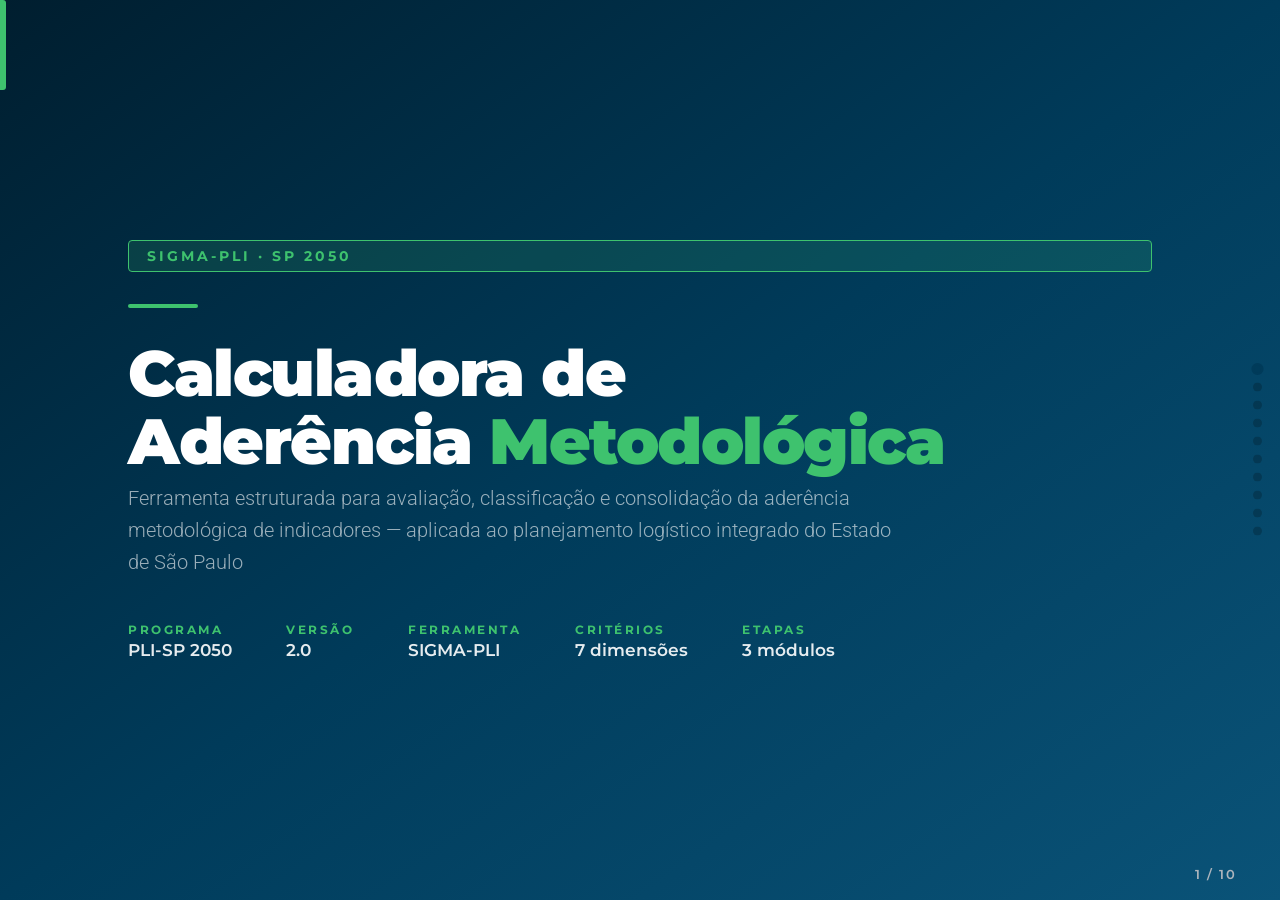
<file: apresentacao_calculadora_aderencia_slides.html>
<!DOCTYPE html>
<html lang="pt-br">
<head>
  <meta charset="UTF-8" />
  <meta name="viewport" content="width=device-width, initial-scale=1.0" />
  <title>Calculadora de Aderência 2.0 — Apresentação | SIGMA-PLI</title>
  <link rel="preconnect" href="https://fonts.googleapis.com" />
  <link rel="preconnect" href="https://fonts.gstatic.com" crossorigin />
  <link href="https://fonts.googleapis.com/css2?family=Montserrat:wght@400;600;700;800;900&family=Roboto:wght@300;400;500&display=swap" rel="stylesheet" />
  <style>
    /* ─── TOKENS ────────────────────────────────────────────── */
    :root {
      --deep:  #003b5a;
      --navy:  #1c3d59;
      --blue:  #116593;
      --green: #3ec26e;
      --gd:    #2aa358;
      --black: #212529;
      --gray1: #f5f7fa;
      --gray2: #e9ecef;
      --gray3: #dee2e6;
      --gray4: #adb5bd;
      --white: #ffffff;
      --fh:    'Montserrat', sans-serif;
      --fb:    'Roboto', sans-serif;
    }

    /* ─── RESET ─────────────────────────────────────────────── */
    *, *::before, *::after { box-sizing: border-box; margin: 0; padding: 0; }
    html { font-size: 18px; }
    body {
      font-family: var(--fb);
      color: var(--black);
      background: #000;
      overflow: hidden;
    }

    /* ─── DECK ──────────────────────────────────────────────── */
    .deck {
      height: 100vh;
      overflow-y: scroll;
      scroll-snap-type: y mandatory;
      scroll-behavior: smooth;
    }
    .deck::-webkit-scrollbar { display: none; }

    /* ─── SLIDE BASE ────────────────────────────────────────── */
    .slide {
      height: 100vh;
      width: 100vw;
      scroll-snap-align: start;
      display: flex;
      flex-direction: column;
      overflow: hidden;
    }
    .slide--white { background: var(--white); }
    .slide--gray  { background: var(--gray1); }

    /* ─── PROGRESS BAR ──────────────────────────────────────── */
    #pb {
      position: fixed; left: 0; top: 0;
      width: 6px; height: 0%;
      background: var(--green);
      z-index: 200;
      transition: height .3s;
      border-radius: 0 3px 3px 0;
    }

    /* ─── NAV DOTS ──────────────────────────────────────────── */
    #nav {
      position: fixed; right: 18px; top: 50%;
      transform: translateY(-50%);
      display: flex; flex-direction: column; gap: 9px;
      z-index: 200;
    }
    .dot {
      width: 9px; height: 9px; border-radius: 50%;
      background: rgba(0,0,0,0.2);
      cursor: pointer;
      border: 2px solid transparent;
      transition: all .22s;
    }
    .dot.active {
      background: var(--deep);
      border-color: var(--deep);
      transform: scale(1.35);
    }

    /* ─── COUNTER ───────────────────────────────────────────── */
    #ctr {
      position: fixed; bottom: 18px; right: 44px;
      font-family: var(--fh);
      font-size: 0.72rem; font-weight: 600;
      letter-spacing: 1.5px; color: var(--gray4);
      z-index: 200;
    }

    /* ═══════════════════════════════════════════════════════════
       SLIDE 01 — CAPA
    ═══════════════════════════════════════════════════════════ */
    #s01 {
      background: linear-gradient(145deg, #001e2f 0%, #003b5a 50%, #0a5378 100%);
      justify-content: center;
      padding: 0 10vw;
    }
    #s01 .tag {
      display: inline-block;
      background: rgba(62,194,110,.15);
      border: 1.5px solid var(--green);
      color: var(--green);
      font-family: var(--fh);
      font-size: 0.78rem; font-weight: 700;
      letter-spacing: 3px; text-transform: uppercase;
      padding: 6px 18px; border-radius: 4px;
      margin-bottom: 1.8rem;
    }
    #s01 .divider {
      width: 70px; height: 4px;
      background: var(--green); border-radius: 2px;
      margin-bottom: 1.8rem;
    }
    #s01 h1 {
      font-family: var(--fh);
      font-size: clamp(2.5rem, 5vw, 4.8rem);
      font-weight: 900; color: #fff;
      line-height: 1.06; letter-spacing: -1.5px;
      margin-bottom: .4rem;
    }
    #s01 h1 span { color: var(--green); }
    #s01 .sub {
      font-family: var(--fb); font-size: clamp(1rem, 1.6vw, 1.3rem);
      font-weight: 300; color: rgba(255,255,255,.6);
      max-width: 780px; line-height: 1.55;
      margin-bottom: 2.5rem;
    }
    #s01 .meta {
      display: flex; gap: 3rem; align-items: center;
    }
    #s01 .mi { display: flex; flex-direction: column; gap: 2px; }
    #s01 .mi .lbl {
      font-family: var(--fh); font-size: .65rem;
      font-weight: 700; letter-spacing: 2.5px;
      text-transform: uppercase; color: var(--green);
    }
    #s01 .mi .val {
      font-family: var(--fh); font-size: .96rem;
      font-weight: 600; color: rgba(255,255,255,.9);
    }

    /* ═══════════════════════════════════════════════════════════
       HEADER COMUM (s02–s09)
    ═══════════════════════════════════════════════════════════ */
    .sh {
      display: flex; align-items: center; gap: 1.4rem;
      padding: 1.8rem 8vw 1.4rem;
      border-bottom: 3px solid var(--gray2);
      background: inherit;
      flex-shrink: 0;
    }
    .sh.accent { border-bottom-color: var(--green); }
    .badge {
      font-family: var(--fh);
      font-size: clamp(2.5rem, 4.5vw, 4rem);
      font-weight: 900; color: var(--gray2);
      line-height: 1; min-width: 70px; text-align: right;
      letter-spacing: -2px;
    }
    .badge.c { color: var(--green); }
    .ht .slbl {
      font-family: var(--fh); font-size: .7rem;
      font-weight: 700; letter-spacing: 3px;
      text-transform: uppercase; color: var(--blue);
      margin-bottom: 2px;
    }
    .ht h2 {
      font-family: var(--fh);
      font-size: clamp(1.6rem, 2.8vw, 2.5rem);
      font-weight: 800; color: var(--deep);
      line-height: 1.12;
    }
    .ht h2 em { font-style: normal; color: var(--blue); }

    /* ─── BODY COMUM ────────────────────────────────────────── */
    .sb {
      flex: 1;
      padding: 1.8rem 8vw 1.4rem;
      overflow: hidden;
      display: flex;
      flex-direction: column;
      gap: 1.2rem;
    }

    /* ─── PARÁGRAFO LEAD ────────────────────────────────────── */
    .lead {
      font-size: clamp(1rem, 1.45vw, 1.2rem);
      line-height: 1.7; color: var(--black);
    }
    .lead strong { color: var(--deep); }

    /* ─── BOX DESTAQUE ──────────────────────────────────────── */
    .box {
      background: #edf5fb;
      border-left: 5px solid var(--blue);
      border-radius: 0 10px 10px 0;
      padding: 1.1rem 1.4rem;
    }
    .box.green-box {
      background: #edf9f1;
      border-left-color: var(--gd);
    }
    .box.warn-box {
      background: #fff8ec;
      border-left-color: #f39c12;
    }
    .box .blbl {
      font-family: var(--fh); font-size: .7rem;
      font-weight: 700; letter-spacing: 2px;
      text-transform: uppercase; color: var(--blue);
      margin-bottom: .5rem;
    }
    .box.green-box .blbl { color: var(--gd); }
    .box.warn-box .blbl  { color: #b07d00; }
    .box p {
      font-size: clamp(.95rem, 1.3vw, 1.1rem);
      line-height: 1.65; color: var(--navy);
    }

    /* ─── TWO-COL LAYOUT ────────────────────────────────────── */
    .two-col {
      display: grid;
      grid-template-columns: 1fr 1fr;
      gap: 1.2rem;
    }
    .two-col-wide {
      display: grid;
      grid-template-columns: 1.2fr 0.8fr;
      gap: 1.2rem;
    }

    /* ─── CARDS ROW ─────────────────────────────────────────── */
    .cards {
      display: flex; flex-wrap: nowrap; gap: .9rem;
    }
    .card {
      flex: 1;
      background: var(--white);
      border: 1.5px solid var(--gray3);
      border-top: 4px solid var(--blue);
      border-radius: 10px;
      padding: 1rem 1rem .9rem;
      display: flex; flex-direction: column; gap: .35rem;
    }
    .card.c-green { border-top-color: var(--gd); }
    .card.c-deep  { border-top-color: var(--deep); }
    .card.c-warn  { border-top-color: #f39c12; }
    .card .icon { font-size: 1.35rem; }
    .card .cname {
      font-family: var(--fh); font-size: .78rem;
      font-weight: 700; text-transform: uppercase;
      letter-spacing: .5px; color: var(--deep);
    }
    .card .cdesc {
      font-size: clamp(.85rem, 1.1vw, .95rem);
      color: var(--black); line-height: 1.42;
    }
    .card .cpeso {
      margin-top: auto;
      display: inline-block;
      font-family: var(--fh); font-weight: 800;
      font-size: .78rem; color: var(--white);
      background: var(--deep); border-radius: 20px;
      padding: 2px 10px;
    }
    .card.c-green .cpeso { background: var(--gd); }
    .card.c-blue  .cpeso { background: var(--blue); }
    .card.c-warn  .cpeso { background: #c87f00; }

    /* ─── CHECKLIST ─────────────────────────────────────────── */
    .chk { list-style: none; display: flex; flex-direction: column; gap: .7rem; }
    .chk li {
      display: flex; align-items: flex-start; gap: .85rem;
      background: var(--white); border-radius: 9px;
      padding: .8rem 1.05rem; border: 1.5px solid var(--gray3);
    }
    .slide--gray .chk li { background: var(--white); }
    .chk .cn {
      width: 32px; height: 32px; border-radius: 50%;
      background: var(--deep); color: #fff;
      font-family: var(--fh); font-weight: 800;
      font-size: .82rem;
      display: flex; align-items: center; justify-content: center; flex-shrink: 0;
    }
    .chk .cn.g { background: var(--gd); }
    .chk .cn.b { background: var(--blue); }
    .chk .cc strong {
      font-family: var(--fh); font-size: .95rem;
      font-weight: 700; color: var(--deep);
      display: block; margin-bottom: 2px;
    }
    .chk .cc span {
      font-size: clamp(.88rem, 1.18vw, 1rem);
      color: var(--black); line-height: 1.45;
    }

    /* ─── STEPS LIST ────────────────────────────────────────── */
    .steps {
      display: flex; flex-direction: column; gap: 0;
    }
    .step {
      display: flex; align-items: flex-start; gap: 1rem;
    }
    .step-conn {
      display: flex; flex-direction: column; align-items: center;
      flex-shrink: 0; width: 38px;
    }
    .step-circle {
      width: 38px; height: 38px; border-radius: 50%;
      background: var(--deep); color: #fff;
      font-family: var(--fh); font-weight: 700; font-size: .9rem;
      display: flex; align-items: center; justify-content: center;
      flex-shrink: 0; z-index: 1;
    }
    .step-line {
      width: 2px; flex: 1; min-height: 10px;
      background: var(--gray3); margin: 0 auto;
    }
    .step-txt { padding-bottom: .9rem; }
    .step-txt strong {
      font-family: var(--fh); font-size: .97rem;
      font-weight: 700; color: var(--deep);
      display: block; margin-bottom: 2px;
    }
    .step-txt span {
      font-size: clamp(.88rem, 1.18vw, 1rem);
      color: var(--black); line-height: 1.45;
    }

    /* ─── FORMULA CARD ──────────────────────────────────────── */
    .fcard {
      background: var(--deep); border-radius: 12px;
      padding: 1.2rem 1.4rem; color: #fff;
    }
    .fcard .ftitle {
      font-family: var(--fh); font-size: .7rem;
      font-weight: 700; letter-spacing: 2px;
      text-transform: uppercase; color: rgba(255,255,255,.55);
      margin-bottom: .85rem;
    }
    .fsteps {
      display: flex; align-items: center; gap: .7rem;
      flex-wrap: wrap; margin-bottom: .75rem;
    }
    .fstep {
      background: rgba(255,255,255,.1);
      border: 1px solid rgba(255,255,255,.2);
      border-radius: 6px;
      padding: 7px 12px;
      font-family: 'Courier New', monospace;
      font-size: clamp(.82rem, 1.05vw, .9rem);
      color: rgba(255,255,255,.9); white-space: nowrap;
    }
    .farrow { color: var(--green); font-size: 1.1rem; font-weight: 700; }
    .fresult {
      display: block;
      background: var(--green); color: #003b5a;
      font-family: var(--fh); font-weight: 800;
      font-size: .88rem; padding: 8px 14px;
      border-radius: 6px; text-align: center;
    }

    /* ─── TAGS ──────────────────────────────────────────────── */
    .tags { display: flex; gap: .55rem; flex-wrap: wrap; margin-top: .75rem; }
    .tg {
      display: inline-block; background: var(--deep);
      color: #fff; font-family: var(--fh);
      font-size: .7rem; font-weight: 600;
      padding: 3px 10px; border-radius: 20px;
    }
    .tg.g { background: var(--gd); }
    .tg.b { background: var(--blue); }
    .tg.w { background: #b07d00; }

    /* ─── CLASSIFICAÇÃO BADGES ──────────────────────────────── */
    .cls-grid {
      display: grid;
      grid-template-columns: repeat(4, 1fr);
      gap: .9rem;
    }
    .cls-card {
      border-radius: 12px;
      padding: 1rem 1rem .9rem;
      border: 1.5px solid transparent;
    }
    .cls-card .cls-range {
      font-family: var(--fh); font-weight: 800;
      font-size: 1.5rem; line-height: 1;
      margin-bottom: .3rem;
    }
    .cls-card .cls-label {
      font-family: var(--fh); font-weight: 700;
      font-size: .82rem; text-transform: uppercase;
      letter-spacing: .5px; margin-bottom: .45rem;
    }
    .cls-card .cls-desc {
      font-size: clamp(.82rem, 1.05vw, .9rem);
      line-height: 1.45;
    }
    .cls-a { background: #d8f5e5; border-color: #2aa358; color: #0f4027; }
    .cls-b { background: #e8f4fc; border-color: #116593; color: #0a3352; }
    .cls-c { background: #fff4d1; border-color: #d4a017; color: #5a3e00; }
    .cls-d { background: #fde8e8; border-color: #c0392b; color: #5a1010; }

    /* ─── TABELA DE CRITÉRIOS ───────────────────────────────── */
    .t-crit { width: 100%; border-collapse: collapse; }
    .t-crit thead tr { background: var(--deep); }
    .t-crit thead th {
      font-family: var(--fh); font-weight: 700;
      font-size: .8rem; letter-spacing: .8px;
      text-transform: uppercase; color: #fff;
      padding: 9px 12px; text-align: left;
    }
    .t-crit tbody tr:nth-child(even) { background: var(--gray1); }
    .t-crit tbody tr:hover { background: #e8f4fd; }
    .t-crit tbody td {
      padding: 8px 12px;
      border-bottom: 1px solid var(--gray3);
      font-size: clamp(.85rem, 1.1vw, .97rem);
      line-height: 1.42; color: var(--black);
    }
    .t-crit tbody td:first-child {
      font-family: var(--fh); font-weight: 700;
      color: var(--deep);
    }
    .peso-bar {
      display: flex; align-items: center; gap: .5rem;
    }
    .bar-bg {
      flex: 1; height: 8px; background: var(--gray2);
      border-radius: 5px; overflow: hidden; max-width: 100px;
    }
    .bar-fill {
      height: 100%; background: var(--green); border-radius: 5px;
    }
    .peso-val {
      font-family: var(--fh); font-weight: 700;
      font-size: .82rem; color: var(--deep);
      min-width: 32px;
    }
    .elim-badge {
      display: inline-block; font-family: var(--fh);
      font-size: .68rem; font-weight: 700;
      padding: 2px 9px; border-radius: 10px;
      background: #fde8e8; color: #a01c1c;
    }

    /* ─── EXEMPLO TABLE ─────────────────────────────────────── */
    .t-rank { width: 100%; border-collapse: collapse; }
    .t-rank thead tr { background: var(--deep); }
    .t-rank thead th {
      font-family: var(--fh); font-weight: 700;
      font-size: .78rem; letter-spacing: .8px;
      text-transform: uppercase; color: #fff;
      padding: 9px 12px; text-align: left;
    }
    .t-rank tbody tr:nth-child(even) { background: #f0f7ff; }
    .t-rank tbody tr:hover { background: #dbeeff; }
    .t-rank tbody td {
      padding: 8px 12px;
      border-bottom: 1px solid var(--gray3);
      font-size: clamp(.85rem, 1.1vw, .95rem);
      line-height: 1.4; color: var(--black);
    }
    .t-rank tbody td:first-child {
      font-family: var(--fh); font-weight: 800;
      font-size: 1rem; color: var(--deep);
      text-align: center; width: 40px;
    }
    .score-bar {
      display: flex; align-items: center; gap: .55rem;
    }
    .score-val {
      font-family: var(--fh); font-weight: 700;
      font-size: .85rem; color: var(--deep);
      min-width: 34px; text-align: right;
    }
    .cls-badge {
      display: inline-block; font-family: var(--fh);
      font-size: .7rem; font-weight: 700; letter-spacing: .4px;
      padding: 3px 10px; border-radius: 10px;
    }
    .cb-a { background: #d8f5e5; color: #1a7a42; }
    .cb-b { background: #e8f4fc; color: #0a3352; }
    .cb-c { background: #fff4d1; color: #7a5a00; }
    .cb-d { background: #fde8e8; color: #a01c1c; }

    /* ─── CTA ───────────────────────────────────────────────── */
    .cta-box {
      background: var(--gray1); border: 2px solid var(--green);
      border-radius: 12px; padding: 1.2rem 1.4rem;
      display: flex; align-items: center; justify-content: space-between;
      gap: 2rem;
    }
    .cta-box .ct {
      font-family: var(--fh); font-size: .7rem;
      font-weight: 700; letter-spacing: 2px;
      text-transform: uppercase; color: var(--blue);
      margin-bottom: .3rem;
    }
    .cta-box p { font-size: .97rem; color: var(--black); line-height: 1.5; }
    .btn {
      display: inline-flex; align-items: center; gap: .5rem;
      background: var(--deep); color: #fff;
      font-family: var(--fh); font-size: .88rem;
      font-weight: 700; letter-spacing: .5px;
      padding: 10px 22px; border-radius: 7px;
      text-decoration: none; white-space: nowrap;
      transition: background .2s;
      flex-shrink: 0;
    }
    .btn, .btn:visited, .btn:hover, .btn:focus, .btn:active { color: #ffffff !important; }
    .btn:hover { background: var(--blue); }

    /* ─── NOTA SCALE ────────────────────────────────────────── */
    .nota-scale {
      display: flex; gap: .5rem; align-items: stretch;
    }
    .nota-item {
      flex: 1;
      border-radius: 10px;
      padding: .7rem .65rem;
      display: flex; flex-direction: column; align-items: center; gap: .3rem;
      border: 1.5px solid var(--gray3);
      background: var(--white);
    }
    .nota-item .nval {
      font-family: var(--fh); font-weight: 900;
      font-size: 1.4rem; line-height: 1;
    }
    .nota-item .nrub {
      font-size: clamp(.72rem, .9vw, .8rem);
      text-align: center; color: var(--black); line-height: 1.3;
    }
    .n0 { background: #fde8e8; border-color: #e08080; }  .n0 .nval { color: #a01c1c; }
    .n1 { background: #fff0e1; border-color: #e8a074; }  .n1 .nval { color: #8b4000; }
    .n2 { background: #fff8ec; border-color: #d4b55a; }  .n2 .nval { color: #5a3e00; }
    .n3 { background: #f0fbf5; border-color: #7dc4a0; }  .n3 .nval { color: #1a4d34; }
    .n4 { background: #e2f5ea; border-color: #5cb07a; }  .n4 .nval { color: #0f4027; }
    .n5 { background: #d2f0e0; border-color: #2aa358; }  .n5 .nval { color: #073b1a; }

    /* ─── UTILITÁRIOS DE LAYOUT ───────────────────────────── */
    .u-row-12 { display: flex; gap: 1.2rem; }
    .u-row-09-mt04 { display: flex; gap: .9rem; margin-top: .4rem; }
    .u-flex-1 { flex: 1; }
    .u-flex-15 { flex: 1.5; }
    .u-chk-row { flex-direction: row; flex-wrap: nowrap; }
    .u-box-deep { background: #eef3fa; border-left-color: var(--deep); }
    .u-blbl-deep { color: var(--deep); }
    .u-mt-075 { margin-top: .75rem; }
    .u-mt-06 { margin-top: .6rem; }

    /* ─── UTILITÁRIOS DE FÓRMULA ──────────────────────────── */
    .u-formula-grid-7,
    .u-formula-grid-6 {
      display: grid;
      color: rgba(255,255,255,.88);
    }
    .u-formula-grid-7 {
      grid-template-columns: 1.8fr repeat(7, 1fr);
      gap: .22rem .5rem;
      font-size: .78rem;
      margin: .45rem 0 .6rem;
    }
    .u-formula-grid-6 {
      grid-template-columns: 1.7fr repeat(6, 1fr);
      gap: .22rem .4rem;
      font-size: .74rem;
      margin: .4rem 0 .55rem;
    }
    .u-formula-hint,
    .u-formula-hint-center {
      font-weight: 700;
      text-transform: uppercase;
    }
    .u-formula-hint {
      font-size: .64rem;
      color: rgba(255,255,255,.4);
    }
    .u-formula-hint-center {
      text-align: center;
      font-size: .64rem;
      color: rgba(255,255,255,.4);
    }
    .u-formula-hint-small {
      font-size: .62rem;
      color: rgba(255,255,255,.4);
      font-weight: 700;
      text-transform: uppercase;
    }
    .u-formula-hint-small-center {
      text-align: center;
      font-size: .62rem;
      color: rgba(255,255,255,.4);
      font-weight: 700;
      text-transform: uppercase;
    }
    .u-formula-subhint {
      color: rgba(255,255,255,.5);
      font-size: .7rem;
    }
    .u-center { text-align: center; }
    .u-positive {
      text-align: center;
      color: var(--green);
      font-weight: 700;
    }
    .u-negative {
      text-align: center;
      color: #f97;
    }

    /* ─── UTILITÁRIOS DE TABELA ───────────────────────────── */
    .w-100 { width: 100%; }
    .w-84 { width: 84%; }
    .w-72 { width: 72%; }
    .w-67 { width: 67%; }
    .w-64 { width: 64%; }
    .w-50 { width: 50%; }
    .w-48 { width: 48%; }
    .w-42 { width: 42%; }
    .w-33 { width: 33%; }
    .w-18 { width: 18%; }
    .w-17 { width: 17%; }
    .ia-gd {
      font-family: var(--fh);
      font-weight: 800;
      color: var(--gd);
    }
    .ia-blue {
      font-family: var(--fh);
      font-weight: 800;
      color: var(--blue);
    }
    .ia-warn {
      font-family: var(--fh);
      font-weight: 800;
      color: #b07d00;
    }
    .ia-bad {
      font-family: var(--fh);
      font-weight: 800;
      color: #a01c1c;
    }
    .status-good {
      font-size: .82rem;
      color: #1a7a42;
    }
    .status-warn {
      font-size: .82rem;
      color: #b07d00;
    }
    .status-bad {
      font-size: .82rem;
      color: #a01c1c;
    }

  </style>
</head>
<body>
  <div id="pb"></div>

  <nav id="nav">
    <div class="dot" data-i="0" title="Capa"></div>
    <div class="dot" data-i="1" title="Contextualização"></div>
    <div class="dot" data-i="2" title="O que é a ferramenta"></div>
    <div class="dot" data-i="3" title="Conceito de Aderência"></div>
    <div class="dot" data-i="4" title="Os 7 Critérios"></div>
    <div class="dot" data-i="5" title="Sistema de Notas"></div>
    <div class="dot" data-i="6" title="Fluxo da Ferramenta"></div>
    <div class="dot" data-i="7" title="Classificação e Sensibilidade"></div>
    <div class="dot" data-i="8" title="Exemplo PLI"></div>
    <div class="dot" data-i="9" title="Referências"></div>
  </nav>

  <div id="ctr">1 / 10</div>

  <main class="deck" id="deck">

    <!-- ══════════════════════════════════════════════════════
         SLIDE 01 — CAPA
    ══════════════════════════════════════════════════════ -->
    <section class="slide" id="s01">
      <div class="tag">SIGMA-PLI · SP 2050</div>
      <div class="divider"></div>
      <h1>Calculadora de<br>Aderência <span>Metodológica</span></h1>
      <p class="sub">Ferramenta estruturada para avaliação, classificação e consolidação da aderência metodológica de indicadores — aplicada ao planejamento logístico integrado do Estado de São Paulo</p>
      <div class="meta">
        <div class="mi">
          <span class="lbl">Programa</span>
          <span class="val">PLI-SP 2050</span>
        </div>
        <div class="mi">
          <span class="lbl">Versão</span>
          <span class="val">2.0</span>
        </div>
        <div class="mi">
          <span class="lbl">Ferramenta</span>
          <span class="val">SIGMA-PLI</span>
        </div>
        <div class="mi">
          <span class="lbl">Critérios</span>
          <span class="val">7 dimensões</span>
        </div>
        <div class="mi">
          <span class="lbl">Etapas</span>
          <span class="val">3 módulos</span>
        </div>
      </div>
    </section>

    <!-- ══════════════════════════════════════════════════════
         SLIDE 02 — CONTEXTUALIZAÇÃO
    ══════════════════════════════════════════════════════ -->
    <section class="slide slide--white" id="s02">
      <header class="sh accent">
        <div class="badge c">CTX</div>
        <div class="ht">
          <div class="slbl">Introdução e contextualização</div>
          <h2>O problema da <em>seleção de indicadores</em> em estudos territoriais</h2>
        </div>
      </header>
      <div class="sb">
        <p class="lead">
          Estudos de planejamento territorial — como o <strong>PLI-SP 2050</strong> — exigem a seleção de
          indicadores que representem fielmente os fenômenos analisados. A escolha inadequada compromete
          o diagnóstico, a priorização de investimentos e a legitimidade técnica dos resultados.
        </p>
        <div class="u-row-12">
          <div class="box u-flex-1">
            <div class="blbl">O desafio central</div>
            <p>Nem todo dado disponível é um bom indicador. Um indicador só é metodologicamente sólido quando há
            <strong>relação causal verificável</strong> entre ele e o fenômeno que pretende medir — e quando
            essa relação é <strong>específica, sensível e mensurável</strong> com os recursos disponíveis.</p>
          </div>
          <div class="box green-box u-flex-1">
            <div class="blbl">Contexto PLI-SP</div>
            <p>O PLI-SP 2050 opera com dezenas de indicadores distribuídos em múltiplas dimensões — mobilidade,
            logística, desenvolvimento regional, infraestrutura. A validação sistemática desses indicadores é
            condição para que o plano seja auditável e replicável.</p>
          </div>
        </div>
        <ul class="chk u-chk-row">
          <li class="u-flex-1">
            <div class="cn b">?</div>
            <div class="cc">
              <strong>O indicador mede o que se propõe a medir?</strong>
              <span>Proximidade conceitual entre o dado e o fenômeno é o critério mais crítico de validade.</span>
            </div>
          </li>
          <li class="u-flex-1">
            <div class="cn">!</div>
            <div class="cc">
              <strong>Há evidência causal ou apenas correlação?</strong>
              <span>A confusão entre correlação e causalidade é a principal fonte de erro em análises territoriais.</span>
            </div>
          </li>
          <li class="u-flex-1">
            <div class="cn g">✓</div>
            <div class="cc">
              <strong>O dado é realmente coletável e replicável?</strong>
              <span>Indicadores inacessíveis ou de baixa precisão no nível municipal inviabilizam análises regionais robustas.</span>
            </div>
          </li>
        </ul>
        <div class="tags">
          <span class="tg">PLI-SP 2050</span>
          <span class="tg b">Diagnóstico territorial</span>
          <span class="tg g">Validade metodológica</span>
          <span class="tg w">Auditabilidade</span>
        </div>
      </div>
    </section>

    <!-- ══════════════════════════════════════════════════════
         SLIDE 03 — O QUE É A FERRAMENTA
    ══════════════════════════════════════════════════════ -->
    <section class="slide slide--gray" id="s03">
      <header class="sh">
        <div class="badge c">01</div>
        <div class="ht">
          <div class="slbl">Visão geral da ferramenta</div>
          <h2>Calculadora de <em>Aderência Metodológica 2.0</em></h2>
        </div>
      </header>
      <div class="sb">
        <p class="lead">
          A <strong>Calculadora de Aderência Metodológica 2.0</strong> é uma ferramenta analítica do ecossistema
          <strong>SIGMA-PLI</strong> que avalia, de forma estruturada e auditável, o quão adequado cada
          indicador é para representar o fenômeno que se propõe a medir — gerando um
          <strong>Índice de Aderência (IA)</strong> e uma classificação metodológica padronizada.
        </p>
        <div class="box u-box-deep">
          <div class="blbl u-blbl-deep">Proposta de abordagem metodológica</div>
          <p>Esta ferramenta é uma <strong>proposta de abordagem metodológica</strong> para a definição <strong>colaborativa, transparente e auditável</strong> do grau de associação de cada indicador ao fenômeno que se propõe a medir. Ao tornar explícitos os critérios, os pesos e as justificativas de cada nota, a Calculadora cria condições para o debate técnico fundamentado entre equipes e para a rastreabilidade das escolhas analíticas — requisitos essenciais à legitimidade de estudos de planejamento territorial.</p>
        </div>
        <div class="cards">
          <div class="card c-deep">
            <div class="icon">🎯</div>
            <div class="cname">Para que serve</div>
            <div class="cdesc">Avaliar a qualidade metodológica de indicadores antes de incorporá-los a um estudo, plano ou diagnóstico territorial.</div>
          </div>
          <div class="card">
            <div class="icon">📋</div>
            <div class="cname">O que ela produz</div>
            <div class="cdesc">Um Índice de Aderência (0–5), uma classificação padronizada e uma análise de sensibilidade para cada indicador avaliado.</div>
          </div>
          <div class="card c-green">
            <div class="icon">🔍</div>
            <div class="cname">Como funciona</div>
            <div class="cdesc">O avaliador atribui notas (0–5) a 7 critérios metodológicos, guiado por rubricas descritivas. A ferramenta calcula o IA ponderado.</div>
          </div>
          <div class="card">
            <div class="icon">🏛️</div>
            <div class="cname">Contexto de uso</div>
            <div class="cdesc">Integrada ao fluxo do PLI-SP 2050 para validar indicadores de mobilidade, logística, desenvolvimento e infraestrutura estadual.</div>
          </div>
          <div class="card c-deep">
            <div class="icon">📤</div>
            <div class="cname">Saídas</div>
            <div class="cdesc">Relatório consolidado com notas, pesos, sensibilidade e classificação — exportável em CSV e JSON para integração ao SIGMA-PLI.</div>
          </div>
        </div>
        <div class="box green-box">
          <div class="blbl">Diferencial da versão 2.0</div>
          <p>Fluxo <strong>multipágina e autônomo</strong> com persistência local no navegador — sem dependência de servidores ou versões anteriores.
          Suporta importação via CSV, avaliação guiada por rubricas e exportação auditável de todos os resultados.</p>
        </div>
      </div>
    </section>

    <!-- ══════════════════════════════════════════════════════
         SLIDE 04 — CONCEITO DE ADERÊNCIA
    ══════════════════════════════════════════════════════ -->
    <section class="slide slide--white" id="s04">
      <header class="sh accent">
        <div class="badge c">02</div>
        <div class="ht">
          <div class="slbl">Conceito central</div>
          <h2>O que é <em>Aderência Metodológica</em> e como ela é medida</h2>
        </div>
      </header>
      <div class="sb">
        <p class="lead">
          <strong>Aderência Metodológica</strong> é o grau em que um indicador representa com fidelidade,
          consistência e operacionalidade o fenômeno que pretende medir.
          Quanto maior a aderência, maior a <strong>validade interna</strong> do indicador e menor o risco
          de viés nos resultados analíticos.
        </p>
        <div class="fcard">
          <div class="ftitle">Cálculo do Índice de Aderência (IA) — equação geral e exemplo passo a passo</div>
          <div class="fsteps">
            <div class="fstep">IA = &Sigma;&thinsp;(nota&#7522; &times; peso&#7522;) / 100</div>
            <span class="farrow">&rarr;</span>
            <div class="fstep">nota&#7522; &isin; {0, 1, 2, 3, 4, 5}</div>
            <span class="farrow">e</span>
            <div class="fstep">&Sigma;&thinsp;peso&#7522; = 100</div>
            <span class="farrow">&rarr;</span>
            <div class="fstep">IA &isin; [0 ; 5]</div>
          </div>
          <div class="ftitle u-mt-075">Exemplo — "Fluxo de carga estadual" como proxy de conectividade logística (notas hipotéticas)</div>
          <div class="u-formula-grid-7">
            <span class="u-formula-hint">—</span>
            <span class="u-formula-hint-center">P.Conc.</span>
            <span class="u-formula-hint-center">M.Causal</span>
            <span class="u-formula-hint-center">Val.Emp.</span>
            <span class="u-formula-hint-center">Espec.</span>
            <span class="u-formula-hint-center">Sensib.</span>
            <span class="u-formula-hint-center">Mensur.</span>
            <span class="u-formula-hint-center">C.Ben.</span>
            <span class="u-formula-subhint">peso (%)</span>
            <span class="u-center">30</span><span class="u-center">20</span><span class="u-center">15</span><span class="u-center">10</span><span class="u-center">10</span><span class="u-center">10</span><span class="u-center">5</span>
            <span class="u-formula-subhint">nota</span>
            <span class="u-center">4</span><span class="u-center">4</span><span class="u-center">3</span><span class="u-center">3</span><span class="u-center">3</span><span class="u-center">4</span><span class="u-center">3</span>
            <span class="u-formula-subhint">nota &times; peso</span>
            <span class="u-positive">120</span>
            <span class="u-positive">80</span>
            <span class="u-positive">45</span>
            <span class="u-positive">30</span>
            <span class="u-positive">30</span>
            <span class="u-positive">40</span>
            <span class="u-positive">15</span>
          </div>
          <span class="fresult">IA = (120+80+45+30+30+40+15) / 100 = 360 / 100 = <strong>3,60 &rarr; Proxy Forte</strong> ✓</span>
        </div>
        <div class="u-row-12">
          <div class="box warn-box u-flex-15">
            <div class="blbl">Critérios Eliminatórios</div>
            <p>Independentemente do IA calculado, um indicador é classificado como <strong>Incerto/Espúrio</strong>
            se a nota em <em>Proximidade Conceitual</em> ou <em>Mecanismo Causal</em> for inferior a
            <strong>2</strong>. Esses dois critérios são condição necessária — sem eles, nenhum peso compensa
            a deficiência estrutural do indicador.</p>
          </div>
          <div class="box u-flex-1">
            <div class="blbl">O que a aderência NÃO é</div>
            <p>Aderência não é popularidade do indicador nem facilidade de coleta. Um indicador amplamente
            usado pode ter baixa aderência ao fenômeno específico do estudo. A ferramenta avalia
            adequação contextual — não reputação geral.</p>
          </div>
        </div>
        <div class="tags">
          <span class="tg">Índice 0–5</span>
          <span class="tg b">Ponderado</span>
          <span class="tg g">7 critérios</span>
          <span class="tg w">2 eliminatórios</span>
        </div>
      </div>
    </section>

    <!-- ══════════════════════════════════════════════════════
         SLIDE 05 — OS 7 CRITÉRIOS
    ══════════════════════════════════════════════════════ -->
    <section class="slide slide--gray" id="s05">
      <header class="sh">
        <div class="badge c">03</div>
        <div class="ht">
          <div class="slbl">Estrutura de avaliação</div>
          <h2>Os <em>7 Critérios</em> de avaliação metodológica e seus pesos</h2>
        </div>
      </header>
      <div class="sb">
        <table class="t-crit">
          <thead>
            <tr>
              <th>#</th>
              <th>Critério</th>
              <th>O que avalia</th>
              <th>Peso</th>
              <th>Tipo</th>
            </tr>
          </thead>
          <tbody>
            <tr>
              <td>1</td>
              <td><strong>Proximidade Conceitual</strong></td>
              <td>Alinhamento direto entre o conceito do indicador e o fenômeno estudado</td>
              <td>
                <div class="peso-bar">
                  <div class="bar-bg"><div class="bar-fill w-100"></div></div>
                  <span class="peso-val">30%</span>
                </div>
              </td>
              <td><span class="elim-badge">ELIMINATÓRIO ≥2</span></td>
            </tr>
            <tr>
              <td>2</td>
              <td><strong>Mecanismo Causal</strong></td>
              <td>Força da relação causal entre o fenômeno e a métrica utilizada</td>
              <td>
                <div class="peso-bar">
                  <div class="bar-bg"><div class="bar-fill w-67"></div></div>
                  <span class="peso-val">20%</span>
                </div>
              </td>
              <td><span class="elim-badge">ELIMINATÓRIO ≥2</span></td>
            </tr>
            <tr>
              <td>3</td>
              <td><strong>Validade Empírica</strong></td>
              <td>Evidências empíricas e consistência estatística de associação com o fenômeno</td>
              <td>
                <div class="peso-bar">
                  <div class="bar-bg"><div class="bar-fill w-50"></div></div>
                  <span class="peso-val">15%</span>
                </div>
              </td>
              <td>—</td>
            </tr>
            <tr>
              <td>4</td>
              <td><strong>Especificidade</strong></td>
              <td>Isolamento do fenômeno-alvo de variáveis externas confundidoras</td>
              <td>
                <div class="peso-bar">
                  <div class="bar-bg"><div class="bar-fill w-33"></div></div>
                  <span class="peso-val">10%</span>
                </div>
              </td>
              <td>—</td>
            </tr>
            <tr>
              <td>5</td>
              <td><strong>Sensibilidade</strong></td>
              <td>Reatividade do indicador a variações reais no tempo e no espaço</td>
              <td>
                <div class="peso-bar">
                  <div class="bar-bg"><div class="bar-fill w-33"></div></div>
                  <span class="peso-val">10%</span>
                </div>
              </td>
              <td>—</td>
            </tr>
            <tr>
              <td>6</td>
              <td><strong>Mensurabilidade</strong></td>
              <td>Disponibilidade, precisão e replicabilidade dos dados para coleta</td>
              <td>
                <div class="peso-bar">
                  <div class="bar-bg"><div class="bar-fill w-33"></div></div>
                  <span class="peso-val">10%</span>
                </div>
              </td>
              <td>—</td>
            </tr>
            <tr>
              <td>7</td>
              <td><strong>Custo-Benefício</strong></td>
              <td>Relação entre o esforço de coleta e o valor analítico gerado pelo indicador</td>
              <td>
                <div class="peso-bar">
                  <div class="bar-bg"><div class="bar-fill w-17"></div></div>
                  <span class="peso-val">5%</span>
                </div>
              </td>
              <td>—</td>
            </tr>
          </tbody>
        </table>
        <div class="box">
          <div class="blbl">Lógica de ponderação e embasamento metodológico</div>
          <p>Os pesos refletem uma hierarquia conceitual: sem <strong>proximidade conceitual</strong> e
          <strong>mecanismo causal</strong> robustos (50% do IA), os demais critérios não salvam o indicador.
          Os critérios derivam de frameworks consolidados: <em>Bradford Hill</em> (1965) para causalidade e especificidade;
          <em>SMART</em> (Doran, 1981) para mensurabilidade; o <em>Handbook OCDE</em> (Nardo et al., 2008) para
          ponderação de indicadores compostos; e <em>Saltelli et al.</em> (2004) para a análise de sensibilidade.
          Ver slide de Referências para detalhes completos.</p>
        </div>
      </div>
    </section>

    <!-- ══════════════════════════════════════════════════════
         SLIDE 06 — SISTEMA DE NOTAS E RUBRICAS
    ══════════════════════════════════════════════════════ -->
    <section class="slide slide--white" id="s06">
      <header class="sh">
        <div class="badge c">04</div>
        <div class="ht">
          <div class="slbl">Método de avaliação</div>
          <h2>Escala de notas, <em>rubricas descritivas</em> e critérios especiais</h2>
        </div>
      </header>
      <div class="sb">
        <p class="lead">
          Cada critério recebe uma nota inteira de <strong>0 a 5</strong>, acompanhada de uma
          <strong>rubrica descritiva específica</strong> — texto que orienta o avaliador sobre o que cada
          nível representa para aquele critério em particular. Não há interpretação genérica: as rubricas
          são individualizadas por critério.
        </p>
        <div class="nota-scale">
          <div class="nota-item n0">
            <div class="nval">0</div>
            <div class="nrub">Ausência total da qualidade avaliada</div>
          </div>
          <div class="nota-item n1">
            <div class="nval">1</div>
            <div class="nrub">Relação muito fraca ou tangencial</div>
          </div>
          <div class="nota-item n2">
            <div class="nval">2</div>
            <div class="nrub">Relação parcial, com limitações relevantes</div>
          </div>
          <div class="nota-item n3">
            <div class="nval">3</div>
            <div class="nrub">Relação moderada, com ressalvas documentadas</div>
          </div>
          <div class="nota-item n4">
            <div class="nval">4</div>
            <div class="nrub">Relação forte, com pequenas limitações</div>
          </div>
          <div class="nota-item n5">
            <div class="nval">5</div>
            <div class="nrub">Relação direta, inequívoca e amplamente comprovada</div>
          </div>
        </div>
        <div class="u-row-12">
          <div class="box warn-box u-flex-1">
            <div class="blbl">Notas que exigem justificativa obrigatória</div>
            <p>As notas extremas <strong>0</strong> e <strong>1</strong> (insuficiências críticas) e a nota
            <strong>5</strong> (excelência máxima) exigem justificativa textual obrigatória.
            Este mecanismo garante rastreabilidade e reduz o risco de atribuições arbitrárias nos extremos da escala.</p>
          </div>
          <div class="box u-flex-1">
            <div class="blbl">Gatilho eliminatório</div>
            <p>Se <strong>Proximidade Conceitual</strong> ou <strong>Mecanismo Causal</strong> receber nota
            <strong>0 ou 1</strong>, o indicador é automaticamente classificado como
            <strong>Incerto/Espúrio</strong>, independentemente das demais notas.
            Este gatilho é calculado na etapa de resultados e registrado no relatório final.</p>
          </div>
        </div>
        <div class="box green-box">
          <div class="blbl">Exemplo de rubrica — Proximidade Conceitual, nota 3</div>
          <p>"Relação moderada — o indicador capta parte relevante do fenômeno, mas mede aspectos correlatos em vez do fenômeno em si. Há sobreposição conceitual parcial."
          <br><em>Aplicação PLI: densidade habitacional como proxy de demanda logística urbana — correlação razoável, mas outros fatores não capturados.</em></p>
        </div>
      </div>
    </section>

    <!-- ══════════════════════════════════════════════════════
         SLIDE 07 — FLUXO DA FERRAMENTA
    ══════════════════════════════════════════════════════ -->
    <section class="slide slide--gray" id="s07">
      <header class="sh accent">
        <div class="badge c">05</div>
        <div class="ht">
          <div class="slbl">Arquitetura da solução</div>
          <h2>Fluxo operacional — <em>3 etapas</em> do módulo</h2>
        </div>
      </header>
      <div class="sb">
        <div class="steps">
          <div class="step">
            <div class="step-conn">
              <div class="step-circle">1</div>
              <div class="step-line"></div>
            </div>
            <div class="step-txt">
              <strong>Etapa 1 — Entrada de Indicadores</strong>
              <span>O avaliador cadastra a ficha mínima de cada indicador: nome, descrição, área temática, unidade de medida e fonte. O cadastro pode ser feito manualmente ou via importação de arquivo <strong>CSV</strong> com cabeçalho padronizado.</span>
            </div>
          </div>
          <div class="step">
            <div class="step-conn">
              <div class="step-circle">2</div>
              <div class="step-line"></div>
            </div>
            <div class="step-txt">
              <strong>Etapa 2 — Avaliação por Critérios</strong>
              <span>Para cada indicador, o avaliador atribui notas (0–5) aos 7 critérios, orientado pelas rubricas descritivas específicas. Notas extremas exigem justificativas. Cada indicador recebe um <strong>IA parcial</strong> em tempo real.</span>
            </div>
          </div>
          <div class="step">
            <div class="step-conn">
              <div class="step-circle">3</div>
            </div>
            <div class="step-txt">
              <strong>Etapa 3 — Resultados e Exportação</strong>
              <span>Consolidação automática com: IA final ponderado, classificação metodológica, análise de sensibilidade, médias por critério, ranking dos indicadores e exportações em <strong>CSV e JSON</strong> para integração ao SIGMA-PLI.</span>
            </div>
          </div>
        </div>
        <div class="u-row-09-mt04">
          <div class="box u-flex-1">
            <div class="blbl">Persistência local</div>
            <p>Todo o estado da sessão — indicadores, notas, justificativas e metadados da avaliação — é persistido automaticamente no <strong>localStorage</strong> do navegador. O progresso não se perde ao fechar ou recarregar a página.</p>
          </div>
          <div class="box green-box u-flex-1">
            <div class="blbl">Rastreabilidade completa</div>
            <p>Cada avaliação registra o nome do avaliador, o objeto de estudo, a data e todas as notas com suas justificativas. O relatório exportado é um documento técnico auditável, com todas as premissas explícitas.</p>
          </div>
          <div class="box warn-box u-flex-1">
            <div class="blbl">Independência de versão</div>
            <p>A versão 2.0 opera de forma completamente isolada. Não há dependência de APIs externas, banco de dados ou versões anteriores da calculadora — funciona integralmente no navegador do usuário.</p>
          </div>
        </div>
      </div>
    </section>

    <!-- ══════════════════════════════════════════════════════
         SLIDE 08 — CLASSIFICAÇÃO E SENSIBILIDADE
    ══════════════════════════════════════════════════════ -->
    <section class="slide slide--white" id="s08">
      <header class="sh">
        <div class="badge c">06</div>
        <div class="ht">
          <div class="slbl">Saídas analíticas</div>
          <h2>Classificação metodológica e <em>análise de sensibilidade</em></h2>
        </div>
      </header>
      <div class="sb">
        <div class="cls-grid">
          <div class="cls-card cls-a">
            <div class="cls-range">≥ 4,0</div>
            <div class="cls-label">Indicador Direto</div>
            <div class="cls-desc">Mede diretamente o fenômeno de interesse. Alta confiabilidade analítica. Indicado para uso central no estudo.</div>
          </div>
          <div class="cls-card cls-b">
            <div class="cls-range">3,0 – 3,9</div>
            <div class="cls-label">Proxy Forte</div>
            <div class="cls-desc">Fortemente associado ao fenômeno. Pode substituir indicadores diretos com ressalvas explicitadas no relatório.</div>
          </div>
          <div class="cls-card cls-c">
            <div class="cls-range">2,0 – 2,9</div>
            <div class="cls-label">Proxy Moderado</div>
            <div class="cls-desc">Associação parcial. Uso aceitável apenas se combinado com outros indicadores e com limitações declaradas.</div>
          </div>
          <div class="cls-card cls-d">
            <div class="cls-range">&lt; 2,0 ou eliminat.</div>
            <div class="cls-label">Incerto / Espúrio</div>
            <div class="cls-desc">Relação metodológica insuficiente. Não deve ser utilizado como indicador principal. Recomenda-se revisão ou substituição.</div>
          </div>
        </div>
        <div class="u-row-12">
          <div class="box u-flex-1">
            <div class="blbl">Método OAT (One-At-a-Time)</div>
            <p>A ferramenta aplica o método <strong>OAT</strong> (Saltelli et al., 2004): para cada critério <em>i</em>,
            com os demais fixos no valor informado, a ferramenta testa nota<sub>i</sub>&minus;1 e
            nota<sub>i</sub>+1 (limitadas ao intervalo [0 ; 5]) e recalcula o IA em cada cenário.
            O resultado é a faixa <strong>[IA_mín ; IA_máx]</strong> mais a detecção de eventual mudança de classe.</p>
          </div>
          <div class="box green-box u-flex-1">
            <div class="blbl">Por que a sensibilidade importa</div>
            <p>Um indicador com IA = 3,1 (<em>Proxy Forte</em>) que, com −1 ponto em Proximidade Conceitual
            (peso 30%), cai para IA = 2,8 (<em>Proxy Moderado</em>), exige atenção especial. A análise torna
            visível a <strong>fragilidade classificatória</strong> — essencial para decisões técnicas robustas no PLI.</p>
          </div>
        </div>
        <div class="fcard">
          <div class="ftitle">Exemplo OAT — IA base = 3,60 | PC=4, MC=4, VE=3, ES=3, SN=3, MN=4, CB=3</div>
          <div class="u-formula-grid-6">
            <span class="u-formula-hint-small">Critério (peso)</span>
            <span class="u-formula-hint-small-center">nota&minus;1</span>
            <span class="u-formula-hint-small-center">&Delta;IA(&minus;)</span>
            <span class="u-formula-hint-small-center">IA&minus;</span>
            <span class="u-formula-hint-small-center">nota+1</span>
            <span class="u-formula-hint-small-center">&Delta;IA(+)</span>
            <span class="u-formula-hint-small-center">IA+</span>
            <span>P.Conceitual (30%)</span><span class="u-center">3</span><span class="u-negative">−0,30</span><span class="u-center">3,30</span><span class="u-center">5</span><span class="u-positive">+0,30</span><span class="u-center">3,90</span>
            <span>M.Causal (20%)</span><span class="u-center">3</span><span class="u-negative">−0,20</span><span class="u-center">3,40</span><span class="u-center">5</span><span class="u-positive">+0,20</span><span class="u-center">3,80</span>
            <span>Val.Empírica (15%)</span><span class="u-center">2</span><span class="u-negative">−0,15</span><span class="u-center">3,45</span><span class="u-center">4</span><span class="u-positive">+0,15</span><span class="u-center">3,75</span>
            <span>Especificidade (10%)</span><span class="u-center">2</span><span class="u-negative">−0,10</span><span class="u-center">3,50</span><span class="u-center">4</span><span class="u-positive">+0,10</span><span class="u-center">3,70</span>
          </div>
          <span class="fresult">IA_mín = 3,30 | IA_máx = 3,90 — classe mantida em <strong>Proxy Forte</strong> → ESTÁVEL ✓</span>
        </div>
      </div>
    </section>

    <!-- ══════════════════════════════════════════════════════
         SLIDE 09 — EXEMPLO NO CONTEXTO PLI
    ══════════════════════════════════════════════════════ -->
    <section class="slide slide--gray" id="s09">
      <header class="sh accent">
        <div class="badge c">EX</div>
        <div class="ht">
          <div class="slbl">Exemplo ilustrativo de aplicação</div>
          <h2>Avaliação de indicadores no contexto do <em>PLI-SP 2050</em></h2>
        </div>
      </header>
      <div class="sb">
        <table class="t-rank">
          <thead>
            <tr>
              <th>#</th>
              <th>Indicador</th>
              <th>Área</th>
              <th>IA</th>
              <th>Score</th>
              <th>Classificação</th>
              <th>Sensibilidade</th>
            </tr>
          </thead>
          <tbody>
            <tr>
              <td>1</td>
              <td><strong>Densidade rodoviária</strong> — km de rodovias por km² de área territorial</td>
              <td>Transporte</td>
              <td class="ia-gd">4,2</td>
              <td>
                <div class="score-bar">
                  <div class="bar-bg"><div class="bar-fill w-84"></div></div>
                  <span class="score-val">84%</span>
                </div>
              </td>
              <td><span class="cls-badge cb-a">Direto</span></td>
              <td class="status-good">Estável</td>
            </tr>
            <tr>
              <td>2</td>
              <td><strong>Volume de carga transportada</strong> — toneladas/ano nos corredores estaduais</td>
              <td>Logística</td>
              <td class="ia-blue">3,6</td>
              <td>
                <div class="score-bar">
                  <div class="bar-bg"><div class="bar-fill w-72"></div></div>
                  <span class="score-val">72%</span>
                </div>
              </td>
              <td><span class="cls-badge cb-b">Proxy Forte</span></td>
              <td class="status-good">Estável</td>
            </tr>
            <tr>
              <td>3</td>
              <td><strong>Índice de acessibilidade municipal</strong> — distância ao nó logístico mais próximo</td>
              <td>Mobilidade</td>
              <td class="ia-blue">3,2</td>
              <td>
                <div class="score-bar">
                  <div class="bar-bg"><div class="bar-fill w-64"></div></div>
                  <span class="score-val">64%</span>
                </div>
              </td>
              <td><span class="cls-badge cb-b">Proxy Forte</span></td>
              <td class="status-warn">⚠ Instável</td>
            </tr>
            <tr>
              <td>4</td>
              <td><strong>Taxa de crescimento populacional</strong> — variação anual da população municipal</td>
              <td>Demografia</td>
              <td class="ia-warn">2,4</td>
              <td>
                <div class="score-bar">
                  <div class="bar-bg"><div class="bar-fill w-48"></div></div>
                  <span class="score-val">48%</span>
                </div>
              </td>
              <td><span class="cls-badge cb-c">Proxy Moderado</span></td>
              <td class="status-warn">⚠ Instável</td>
            </tr>
            <tr>
              <td>5</td>
              <td><strong>Nota fiscal eletrônica emitida</strong> — volume de NF-e por município/ano</td>
              <td>Economia</td>
              <td class="ia-warn">2,1</td>
              <td>
                <div class="score-bar">
                  <div class="bar-bg"><div class="bar-fill w-42"></div></div>
                  <span class="score-val">42%</span>
                </div>
              </td>
              <td><span class="cls-badge cb-c">Proxy Moderado</span></td>
              <td class="status-bad">⚠ Instável</td>
            </tr>
            <tr>
              <td>6</td>
              <td><strong>Altitude média do município</strong> — dados altimétricos SRTM/IBGE</td>
              <td>Geom. física</td>
              <td class="ia-bad">0,9</td>
              <td>
                <div class="score-bar">
                  <div class="bar-bg"><div class="bar-fill w-18"></div></div>
                  <span class="score-val">18%</span>
                </div>
              </td>
              <td><span class="cls-badge cb-d">Incerto/Espúrio</span></td>
              <td class="status-bad">Eliminatório</td>
            </tr>
          </tbody>
        </table>
        <div class="cta-box">
          <div>
            <div class="ct">Acesse a ferramenta</div>
            <p>Calculadora de Aderência Metodológica 2.0 disponível no ecossistema SIGMA-PLI — avalie indicadores com rastreabilidade completa e resultados exportáveis.</p>
          </div>
          <a class="btn" href="./home.html" target="_blank" rel="noopener noreferrer">
            Abrir Calculadora 2.0 →
          </a>
        </div>
      </div>
    </section>

    <!-- ══════════════════════════════════════════════════════
         SLIDE 10 — REFERÊNCIAS BIBLIOGRÁFICAS
    ══════════════════════════════════════════════════════ -->
    <section class="slide slide--white" id="s10">
      <header class="sh accent">
        <div class="badge c">REF</div>
        <div class="ht">
          <div class="slbl">Fundamentação bibliográfica</div>
          <h2>Referências que <em>embasam os critérios</em> e a abordagem metodológica</h2>
        </div>
      </header>
      <div class="sb">
        <p class="lead">
          Os 7 critérios de avaliação, seus pesos e a metodologia de sensibilidade baseiam-se nas seguintes
          referências científicas e técnicas reconhecidas internacionalmente.
        </p>
        <ul class="chk">
          <li>
            <strong>[1] Bradford Hill, A. (1965).</strong> "The Environment and Disease: Association or Causation?"
            <em>Proceedings of the Royal Society of Medicine</em>, 58(5), 295–300.
            → Fundamenta os critérios de <em>Proximidade Conceitual</em>, <em>Mecanismo Causal</em> e <em>Especificidade</em>
            (critérios de causalidade e associação fenômeno–indicador).
          </li>
          <li>
            <strong>[2] Doran, G.T. (1981).</strong> "There's a S.M.A.R.T. way to write management's goals and objectives."
            <em>Management Review</em>, 70(11), 35–36.
            → Fundamenta os critérios de <em>Mensurabilidade</em> e <em>Especificidade</em>
            (clareza operacional e quantificabilidade do indicador).
          </li>
          <li>
            <strong>[3] Nardo, M. et al. / OECD (2008).</strong> <em>Handbook on Constructing Composite Indicators:
            Methodology and User Guide</em>. OECD Statistics Working Paper STD/DOC(2005)3.
            → Fundamenta a <em>ponderação dos critérios</em> e o cálculo do Índice de Aderência (IA)
            como indicador composto ponderado.
          </li>
          <li>
            <strong>[4] Saltelli, A.; Tarantola, S.; Campolongo, F.; Ratto, M. (2004).</strong>
            <em>Sensitivity Analysis in Practice: A Guide to Assessing Scientific Models</em>.
            John Wiley &amp; Sons. DOI: 10.1002/0470870958.
            → Fundamenta a <em>Análise de Sensibilidade OAT</em> (One-At-a-Time) aplicada à perturbação unitária por critério.
          </li>
          <li>
            <strong>[5] Ross, D.A.; Morrow, R.H.; Smith, P.G. (2015).</strong>
            <em>Field Trials of Health Interventions: A Toolbox</em>, 3ª ed. Oxford University Press.
            → Fundamenta o critério de <em>Validade Empírica</em> — uso de indicadores substitutos (proxy/surrogate endpoints)
            com lastro em estudos anteriores.
          </li>
          <li>
            <strong>[6] UN Statistics Division (2014).</strong>
            <em>Fundamental Principles of Official Statistics</em>. United Nations.
            → Fundamenta os critérios de <em>Mensurabilidade</em> e <em>Custo-Benefício</em>
            (disponibilidade de dados e viabilidade operacional de coleta).
          </li>
        </ul>
        <div class="box green-box u-mt-06">
          <div class="blbl">Nota metodológica</div>
          <p>A seleção dos 7 critérios e seus respectivos pesos constitui uma <strong>proposta</strong> —
          não uma norma técnica consolidada. Os pesos podem ser revisados mediante consenso documentado entre
          os especialistas do PLI, desde que a revisão seja registrada e justificada no relatório de avaliação.</p>
        </div>
      </div>
    </section>

  </main>

  <script>
    const deck   = document.getElementById('deck');
    const dots   = document.querySelectorAll('.dot');
    const ctr    = document.getElementById('ctr');
    const pb     = document.getElementById('pb');
    const slides = document.querySelectorAll('.slide');
    const total  = slides.length;

    function updateUI(idx) {
      dots.forEach((d, i) => d.classList.toggle('active', i === idx));
      ctr.textContent = `${idx + 1} / ${total}`;
      pb.style.height = `${((idx + 1) / total) * 100}%`;
    }

    const obs = new IntersectionObserver((entries) => {
      entries.forEach(e => {
        if (e.isIntersecting) {
          updateUI(Array.from(slides).indexOf(e.target));
        }
      });
    }, { root: deck, threshold: 0.55 });

    slides.forEach(s => obs.observe(s));

    dots.forEach((dot, i) => {
      dot.addEventListener('click', () => slides[i].scrollIntoView({ behavior: 'smooth' }));
    });

    document.addEventListener('keydown', (e) => {
      const idx = Array.from(dots).findIndex(d => d.classList.contains('active'));
      if ((e.key === 'ArrowDown' || e.key === 'ArrowRight') && idx < total - 1) {
        slides[idx + 1].scrollIntoView({ behavior: 'smooth' });
      } else if ((e.key === 'ArrowUp' || e.key === 'ArrowLeft') && idx > 0) {
        slides[idx - 1].scrollIntoView({ behavior: 'smooth' });
      }
    });

    updateUI(0);
  </script>
</body>
</html>
</file>
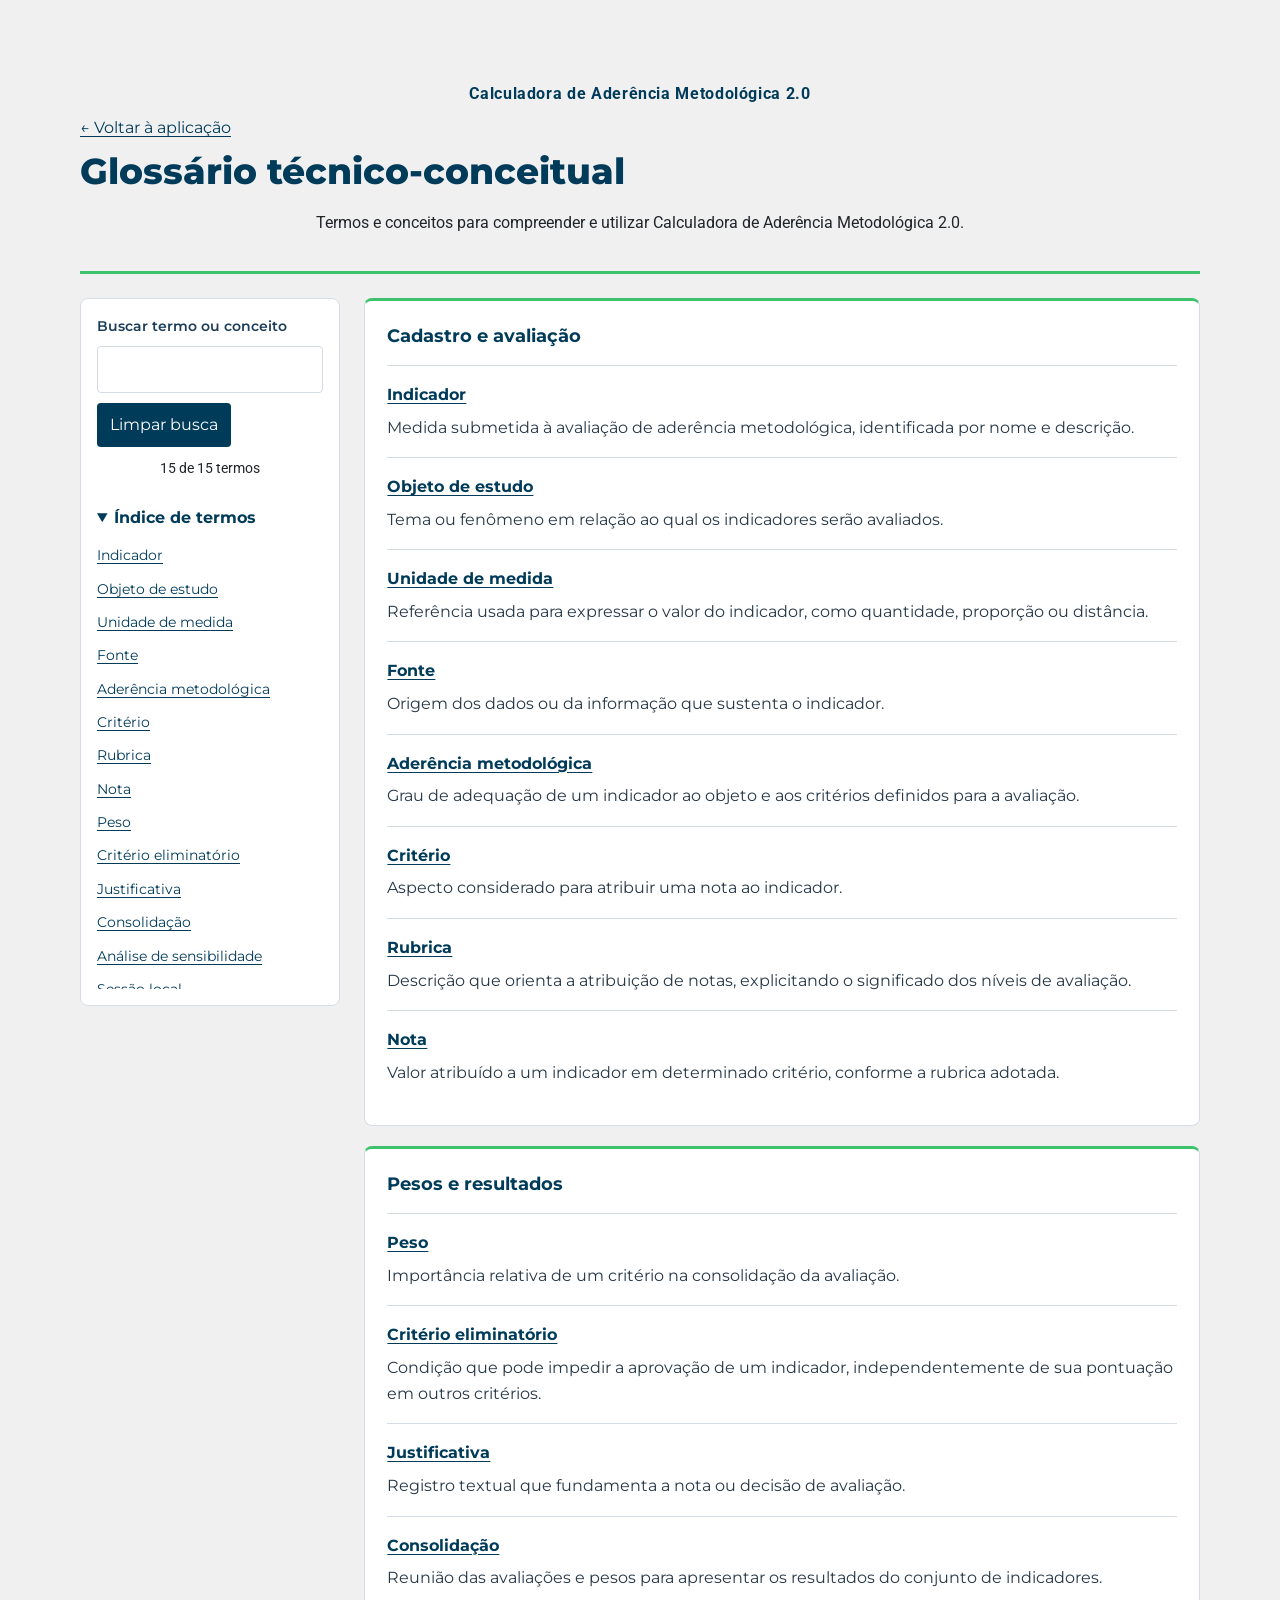
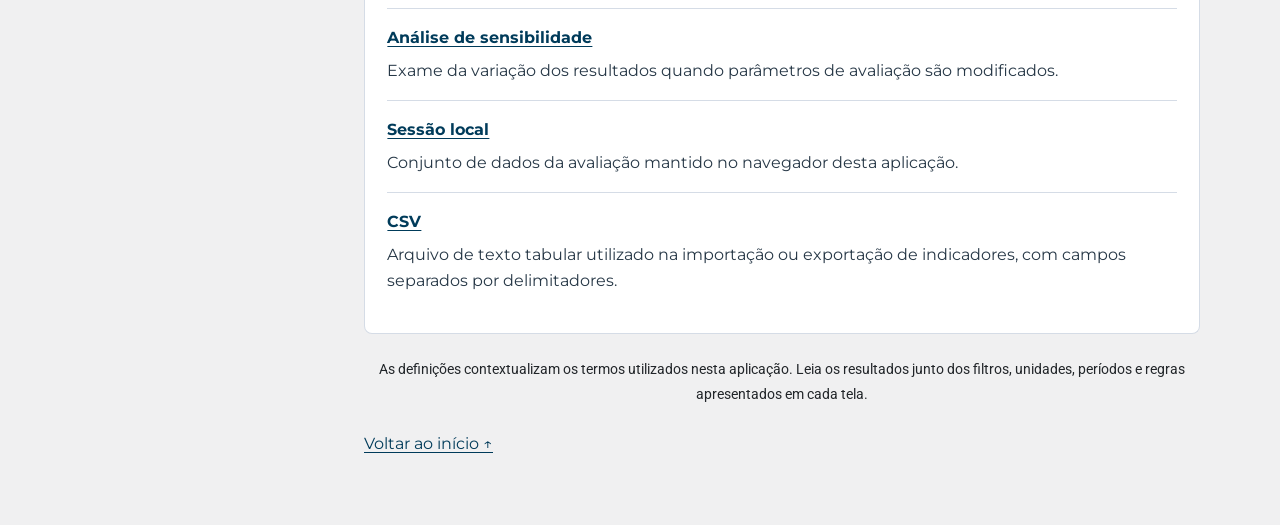
<file: glossario.html>
<!doctype html>
<html lang="pt-BR">
<head>
<meta charset="utf-8">
<meta name="viewport" content="width=device-width,initial-scale=1">
<title>Glossário — Calculadora de Aderência Metodológica 2.0</title>
<link rel="stylesheet" href="./templates_modelo/style_global_reset_base.css">
<link rel="stylesheet" href="./templates_modelo/style_template_base_aplicacao.css">
<link rel="stylesheet" href="./styles/app.css">
<style>body.glossary-page {font-family:var(--pli-font-primary);background:var(--sigma-page-background,#eef1f5);}</style>
<style>
.glossary { --gl-primary:var(--pli-deep,#003b5a);--gl-accent:var(--pli-green,#3ec26e);--gl-text:var(--pli-text-main,#263746);--gl-surface:white;--gl-border:var(--pli-border,#d5dce6);--gl-radius:var(--pli-radius-md,8px); }

/* Componentes do glossário: cores e fontes vêm do tema da aplicação. */
body.glossary-page { display:block; width:auto; height:auto; min-height:100vh; overflow:auto; margin:0; padding:0; }
.glossary { box-sizing:border-box; width:calc(100% - 2rem); max-width:1120px; margin:2rem auto; padding:0; line-height:1.65; color:var(--gl-text); }
.glossary *, .glossary *::before, .glossary *::after { box-sizing:border-box; }
.glossary .gl-heading { padding:1.5rem 0; margin:0 0 1.5rem; border-bottom:3px solid var(--gl-accent); background:none; text-align:left; }
.glossary .gl-brand { margin:0 0 .5rem; color:var(--gl-primary); font-weight:700; letter-spacing:.04em; }
.glossary h1 { color:var(--gl-primary); font-size:clamp(1.6rem,4vw,2.25rem); line-height:1.2; margin:.5rem 0 1rem; text-align:left; }
.glossary h2 { color:var(--gl-primary); font-size:1.15rem; line-height:1.4; margin:0 0 1rem; padding:0; border:0; text-align:left; }
.glossary a { color:var(--gl-primary); text-decoration:underline; text-underline-offset:3px; }
.glossary .gl-layout { display:grid; grid-template-columns:260px minmax(0,1fr); gap:1.5rem; align-items:start; }
.glossary .gl-sidebar { position:sticky; top:1rem; background:var(--gl-surface); border:1px solid var(--gl-border); border-radius:var(--gl-radius); padding:1rem; min-width:0; }
.glossary .gl-search { margin:0 0 1rem; display:block; }
.glossary label { display:block; font-weight:600; margin:0 0 .5rem; }
.glossary input { display:block; width:100%; min-height:44px; padding:.6rem; font:inherit; border:1px solid var(--gl-border); border-radius:4px; background:var(--gl-surface); color:var(--gl-text); }
.glossary button { min-height:44px; padding:.5rem .8rem; margin:.6rem 0; font:inherit; cursor:pointer; background:var(--gl-primary); color:white; border:0; border-radius:4px; }
.glossary .gl-count { font-size:.9em; margin:0; }
.glossary summary { cursor:pointer; font-weight:700; color:var(--gl-primary); padding:.5rem 0; }
.glossary .gl-index { max-height:50vh; overflow:auto; background:none; position:static; display:block; padding:0; margin:0; }
.glossary .gl-index a { display:block; padding:.3rem 0; font-size:.9em; }
.glossary .gl-group { padding:1.4rem; margin:0 0 1.25rem; background:var(--gl-surface); border:1px solid var(--gl-border); border-top:3px solid var(--gl-accent); border-radius:var(--gl-radius); box-shadow:none; }
.glossary dl { margin:0; }
.glossary .gl-entry { padding:1rem 0; border-top:1px solid var(--gl-border); scroll-margin-top:1.5rem; overflow-wrap:anywhere; }
.glossary dt { font-weight:700; margin:0 0 .4rem; }
.glossary dd { margin:0; text-align:left; }
.glossary .gl-entry:target { outline:2px solid var(--gl-primary); outline-offset:6px; }
.glossary :focus-visible { outline:3px solid var(--gl-primary); outline-offset:3px; }
.glossary [hidden] { display:none !important; }
.glossary .gl-note { font-size:.9em; margin:1.5rem 0; }
@media(max-width:760px) { .glossary .gl-layout { grid-template-columns:minmax(0,1fr); } .glossary .gl-sidebar { position:static; } .glossary .gl-index { max-height:180px; } .glossary .gl-group { padding:1rem; } }
@media print { .glossary .gl-sidebar, .glossary .gl-back { display:none; } .glossary .gl-layout { display:block; } .glossary .gl-entry { break-inside:avoid; } }

</style>
</head>
<body class="glossary-page">
<main class="glossary" id="glossario">
  <header class="gl-heading">
    <p class="gl-brand">Calculadora de Aderência Metodológica 2.0</p>
    <a class="gl-back" href="home">← Voltar à aplicação</a>
    <h1>Glossário técnico-conceitual</h1>
    <p>Termos e conceitos para compreender e utilizar Calculadora de Aderência Metodológica 2.0.</p>
  </header>
  <div class="gl-layout">
    <aside class="gl-sidebar" aria-label="Consulta ao glossário">
      <form class="gl-search" role="search" hidden>
        <label for="gl-search">Buscar termo ou conceito</label>
        <input id="gl-search" type="search" autocomplete="off" aria-controls="gl-content">
        <button type="reset">Limpar busca</button>
        <p class="gl-count" role="status" aria-live="polite"></p>
      </form>
      <details open><summary>Índice de termos</summary><nav class="gl-index" aria-label="Termos"><a data-term="termo-indicador" href="#termo-indicador">Indicador</a> <a data-term="termo-objeto-de-estudo" href="#termo-objeto-de-estudo">Objeto de estudo</a> <a data-term="termo-unidade-de-medida" href="#termo-unidade-de-medida">Unidade de medida</a> <a data-term="termo-fonte" href="#termo-fonte">Fonte</a> <a data-term="termo-aderencia-metodologica" href="#termo-aderencia-metodologica">Aderência metodológica</a> <a data-term="termo-criterio" href="#termo-criterio">Critério</a> <a data-term="termo-rubrica" href="#termo-rubrica">Rubrica</a> <a data-term="termo-nota" href="#termo-nota">Nota</a> <a data-term="termo-peso" href="#termo-peso">Peso</a> <a data-term="termo-criterio-eliminatorio" href="#termo-criterio-eliminatorio">Critério eliminatório</a> <a data-term="termo-justificativa" href="#termo-justificativa">Justificativa</a> <a data-term="termo-consolidacao" href="#termo-consolidacao">Consolidação</a> <a data-term="termo-analise-de-sensibilidade" href="#termo-analise-de-sensibilidade">Análise de sensibilidade</a> <a data-term="termo-sessao-local" href="#termo-sessao-local">Sessão local</a> <a data-term="termo-csv" href="#termo-csv">CSV</a></nav></details>
    </aside>
    <div id="gl-content">
      <p class="gl-empty" hidden>Nenhum termo encontrado. Tente outra palavra ou limpe a busca.</p>
      <section class="gl-group"><h2>Cadastro e avaliação</h2><dl>
<div class="gl-entry" id="termo-indicador" tabindex="-1"><dt><a href="#termo-indicador">Indicador</a></dt><dd>Medida submetida à avaliação de aderência metodológica, identificada por nome e descrição.</dd></div>
<div class="gl-entry" id="termo-objeto-de-estudo" tabindex="-1"><dt><a href="#termo-objeto-de-estudo">Objeto de estudo</a></dt><dd>Tema ou fenômeno em relação ao qual os indicadores serão avaliados.</dd></div>
<div class="gl-entry" id="termo-unidade-de-medida" tabindex="-1"><dt><a href="#termo-unidade-de-medida">Unidade de medida</a></dt><dd>Referência usada para expressar o valor do indicador, como quantidade, proporção ou distância.</dd></div>
<div class="gl-entry" id="termo-fonte" tabindex="-1"><dt><a href="#termo-fonte">Fonte</a></dt><dd>Origem dos dados ou da informação que sustenta o indicador.</dd></div>
<div class="gl-entry" id="termo-aderencia-metodologica" tabindex="-1"><dt><a href="#termo-aderencia-metodologica">Aderência metodológica</a></dt><dd>Grau de adequação de um indicador ao objeto e aos critérios definidos para a avaliação.</dd></div>
<div class="gl-entry" id="termo-criterio" tabindex="-1"><dt><a href="#termo-criterio">Critério</a></dt><dd>Aspecto considerado para atribuir uma nota ao indicador.</dd></div>
<div class="gl-entry" id="termo-rubrica" tabindex="-1"><dt><a href="#termo-rubrica">Rubrica</a></dt><dd>Descrição que orienta a atribuição de notas, explicitando o significado dos níveis de avaliação.</dd></div>
<div class="gl-entry" id="termo-nota" tabindex="-1"><dt><a href="#termo-nota">Nota</a></dt><dd>Valor atribuído a um indicador em determinado critério, conforme a rubrica adotada.</dd></div>
</dl></section><section class="gl-group"><h2>Pesos e resultados</h2><dl>
<div class="gl-entry" id="termo-peso" tabindex="-1"><dt><a href="#termo-peso">Peso</a></dt><dd>Importância relativa de um critério na consolidação da avaliação.</dd></div>
<div class="gl-entry" id="termo-criterio-eliminatorio" tabindex="-1"><dt><a href="#termo-criterio-eliminatorio">Critério eliminatório</a></dt><dd>Condição que pode impedir a aprovação de um indicador, independentemente de sua pontuação em outros critérios.</dd></div>
<div class="gl-entry" id="termo-justificativa" tabindex="-1"><dt><a href="#termo-justificativa">Justificativa</a></dt><dd>Registro textual que fundamenta a nota ou decisão de avaliação.</dd></div>
<div class="gl-entry" id="termo-consolidacao" tabindex="-1"><dt><a href="#termo-consolidacao">Consolidação</a></dt><dd>Reunião das avaliações e pesos para apresentar os resultados do conjunto de indicadores.</dd></div>
<div class="gl-entry" id="termo-analise-de-sensibilidade" tabindex="-1"><dt><a href="#termo-analise-de-sensibilidade">Análise de sensibilidade</a></dt><dd>Exame da variação dos resultados quando parâmetros de avaliação são modificados.</dd></div>
<div class="gl-entry" id="termo-sessao-local" tabindex="-1"><dt><a href="#termo-sessao-local">Sessão local</a></dt><dd>Conjunto de dados da avaliação mantido no navegador desta aplicação.</dd></div>
<div class="gl-entry" id="termo-csv" tabindex="-1"><dt><a href="#termo-csv">CSV</a></dt><dd>Arquivo de texto tabular utilizado na importação ou exportação de indicadores, com campos separados por delimitadores.</dd></div>
</dl></section>
      <p class="gl-note">As definições contextualizam os termos utilizados nesta aplicação. Leia os resultados junto dos filtros, unidades, períodos e regras apresentados em cada tela.</p>
      <a href="#glossario">Voltar ao início ↑</a>
    </div>
  </div>
</main>
<script>

(() => {
  const root = document.querySelector('.glossary');
  if (!root) return;
  const form = root.querySelector('.gl-search');
  const input = root.querySelector('#gl-search');
  const normalize = value => value.normalize('NFD').replace(/[\u0300-\u036f]/g, '').toLocaleLowerCase('pt-BR');
  const entries = Array.from(root.querySelectorAll('.gl-entry'), element => ({ element, text: normalize(element.textContent), link: root.querySelector('[data-term="' + element.id + '"]') }));
  const filter = () => {
    const words = normalize(input.value).trim().split(/\s+/).filter(Boolean);
    let visible = 0;
    entries.forEach(({element, text, link}) => { const match = words.every(word => text.includes(word)); element.hidden = !match; link.hidden = !match; if(match) visible++; });
    root.querySelectorAll('.gl-group').forEach(group => { group.hidden = !group.querySelector('.gl-entry:not([hidden])'); });
    root.querySelector('.gl-count').textContent = visible + ' de ' + entries.length + ' termos';
    root.querySelector('.gl-empty').hidden = visible !== 0;
  };
  const reveal = () => {
    let id; try { id = decodeURIComponent(location.hash.slice(1)); } catch { return; }
    const target = document.getElementById(id);
    if (!target || !root.contains(target)) return;
    if (target.closest('[hidden]')) { input.value = ''; filter(); }
    target.scrollIntoView({block:'start'});
  };
  form.addEventListener('submit', event => event.preventDefault());
  form.addEventListener('reset', event => { event.preventDefault(); input.value = ''; filter(); input.focus(); });
  input.addEventListener('input', filter);
  window.addEventListener('hashchange', reveal);
  form.hidden = false; filter(); reveal();
})();

</script>
</body>
</html>
</file>
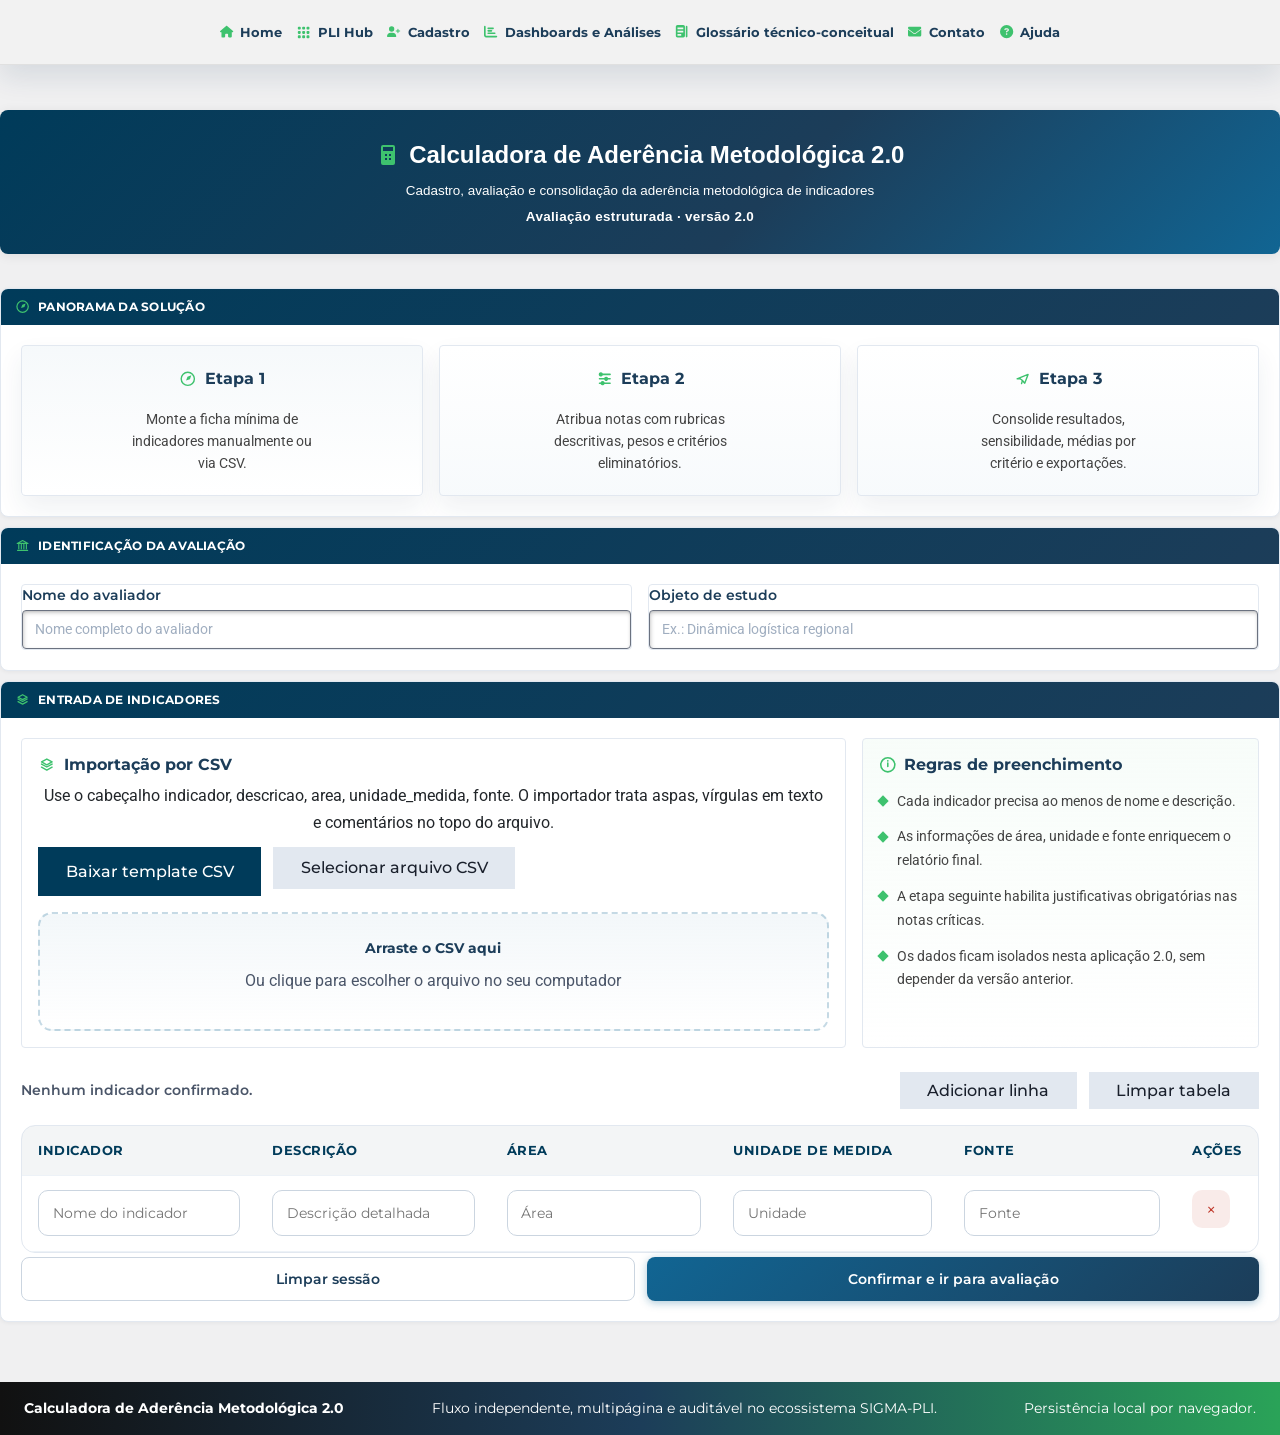
<file: home.html>
<!DOCTYPE html>
<html lang="pt-BR">
<head>
  <meta charset="UTF-8">
  <meta name="viewport" content="width=device-width, initial-scale=1.0">
  <meta name="description" content="Etapa inicial da Calculadora de Aderência Metodológica 2.0.">
  <title>Entrada de Indicadores | Calculadora de Aderência 2.0</title>
  <link rel="stylesheet" href="./templates_modelo/style_global_reset_base.css">
  <link rel="stylesheet" href="./templates_modelo/style_template_base_aplicacao.css">
  <link rel="stylesheet" href="./styles/app.css">
</head>
<body class="app-template-page vw-page">
  <div data-app-shell data-app-title="Calculadora de Aderência Metodológica" data-app-subtitle="Entrada estruturada de indicadores" data-app-section="Entrada"></div>
  <main class="sigma-main">
    <div class="cf-main app-shell">
      <header class="vw-header page-hero">
        <div class="vw-header__left">
          <h1 class="vw-header__title"><span class="page-hero__icon" aria-hidden="true"><svg viewBox="0 0 24 24"><path d="M7 2h10a2 2 0 0 1 2 2v16a2 2 0 0 1-2 2H7a2 2 0 0 1-2-2V4a2 2 0 0 1 2-2zm0 2v4h10V4H7zm2 7v2h2v-2H9zm4 0v2h2v-2h-2zm-4 4v2h2v-2H9zm4 0v2h2v-2h-2z"/></svg></span>Calculadora de Aderência Metodológica 2.0</h1>
          <p class="vw-header__desc">
            Cadastro, avaliação e consolidação da aderência metodológica de indicadores
          </p>
          <div class="page-hero__badge">Avaliação estruturada · versão 2.0</div>
        </div>
      </header>
      <section class="cf-section">
        <div class="cf-section__header"><svg class="app-title-icon" viewBox="0 0 20 20" aria-hidden="true"><use href="./templates_modelo/app_template_icon_sprite.svg#app-icon-compass"></use></svg><span>Panorama da Solução</span></div>
        <div class="cf-section__body">
          <div class="app-template-summary-grid">
            <article class="app-template-summary-card"><h2 class="app-template-summary-card__title"><svg class="app-title-icon" viewBox="0 0 20 20" aria-hidden="true"><use href="./templates_modelo/app_template_icon_sprite.svg#app-icon-compass"></use></svg><span>Etapa 1</span></h2><p class="app-template-summary-card__text">Monte a ficha mínima de indicadores manualmente ou via CSV.</p></article>
            <article class="app-template-summary-card"><h2 class="app-template-summary-card__title"><svg class="app-title-icon" viewBox="0 0 20 20" aria-hidden="true"><use href="./templates_modelo/app_template_icon_sprite.svg#app-icon-sliders"></use></svg><span>Etapa 2</span></h2><p class="app-template-summary-card__text">Atribua notas com rubricas descritivas, pesos e critérios eliminatórios.</p></article>
            <article class="app-template-summary-card"><h2 class="app-template-summary-card__title"><svg class="app-title-icon" viewBox="0 0 20 20" aria-hidden="true"><use href="./templates_modelo/app_template_icon_sprite.svg#app-icon-paper-plane"></use></svg><span>Etapa 3</span></h2><p class="app-template-summary-card__text">Consolide resultados, sensibilidade, médias por critério e exportações.</p></article>
          </div>
        </div>
      </section>
      <section class="cf-section">
        <div class="cf-section__header"><svg class="app-title-icon" viewBox="0 0 20 20" aria-hidden="true"><use href="./templates_modelo/app_template_icon_sprite.svg#app-icon-landmark-outline"></use></svg><span>Identificação da Avaliação</span></div>
        <div class="cf-section__body">
          <div class="app-template-form-grid app-template-form-grid--two">
            <div class="app-template-field"><label class="form-label" for="avaliadorInput">Nome do avaliador</label><input class="form-control" id="avaliadorInput" type="text" placeholder="Nome completo do avaliador"></div>
            <div class="app-template-field"><label class="form-label" for="objetoEstudoInput">Objeto de estudo</label><input class="form-control" id="objetoEstudoInput" type="text" placeholder="Ex.: Dinâmica logística regional"></div>
          </div>
        </div>
      </section>
      <section class="cf-section">
        <div class="cf-section__header"><svg class="app-title-icon" viewBox="0 0 20 20" aria-hidden="true"><use href="./templates_modelo/app_template_icon_sprite.svg#app-icon-layers"></use></svg><span>Entrada de Indicadores</span></div>
        <div class="cf-section__body">
          <div class="app-entry-grid">
            <article class="app-template-panel-card">
              <h2 class="app-template-panel-card__title"><svg class="app-title-icon" viewBox="0 0 20 20" aria-hidden="true"><use href="./templates_modelo/app_template_icon_sprite.svg#app-icon-layers"></use></svg><span>Importação por CSV</span></h2>
              <p class="app-template-panel-card__text">Use o cabeçalho indicador, descricao, area, unidade_medida, fonte. O importador trata aspas, vírgulas em texto e comentários no topo do arquivo.</p>
              <div class="app-inline-actions">
                <button class="btn btn-primary" type="button" id="btnDownloadTemplate">Baixar template CSV</button>
                <label class="btn btn-secondary app-file-label" for="csvFile">Selecionar arquivo CSV</label>
                <input id="csvFile" type="file" accept=".csv" hidden>
              </div>
              <div class="app-upload-dropzone" id="uploadArea"><strong>Arraste o CSV aqui</strong><p>Ou clique para escolher o arquivo no seu computador</p></div>
              <div id="uploadStatus" class="app-feedback app-feedback--success app-hidden" aria-live="polite"></div>
            </article>
            <article class="app-template-panel-card">
              <h2 class="app-template-panel-card__title"><svg class="app-title-icon" viewBox="0 0 20 20" aria-hidden="true"><use href="./templates_modelo/app_template_icon_sprite.svg#app-icon-info"></use></svg><span>Regras de preenchimento</span></h2>
              <ul class="app-template-checklist">
                <li class="app-template-checklist__item">Cada indicador precisa ao menos de nome e descrição.</li>
                <li class="app-template-checklist__item">As informações de área, unidade e fonte enriquecem o relatório final.</li>
                <li class="app-template-checklist__item">A etapa seguinte habilita justificativas obrigatórias nas notas críticas.</li>
                <li class="app-template-checklist__item">Os dados ficam isolados nesta aplicação 2.0, sem depender da versão anterior.</li>
              </ul>
            </article>
          </div>
          <div class="app-table-toolbar">
            <div class="app-table-toolbar__status" id="tableSummary">Nenhum indicador confirmado.</div>
            <div class="app-inline-actions">
              <button class="btn btn-secondary" type="button" id="btnAddRow">Adicionar linha</button>
              <button class="btn btn-secondary" type="button" id="btnClearTable">Limpar tabela</button>
            </div>
          </div>
          <div class="app-table-wrapper">
            <table class="app-table" id="indicadoresTable">
              <thead><tr><th>Indicador</th><th>Descrição</th><th>Área</th><th>Unidade de medida</th><th>Fonte</th><th>Ações</th></tr></thead>
              <tbody id="tableBody"></tbody>
            </table>
          </div>
          <div class="cf-actions">
            <button class="btn btn-secondary" type="button" id="btnResetarSessao">Limpar sessão</button>
            <button class="btn btn-primary" type="button" id="btnConfirm">Confirmar e ir para avaliação</button>
          </div>
        </div>
      </section>
    </div>
  </main>
  <div data-app-footer></div>
  <script src="./scripts/app-core.js"></script>
  <script src="./scripts/app-shell.js"></script>
  <script src="./scripts/home-page.js"></script>
</body>
</html>
</file>
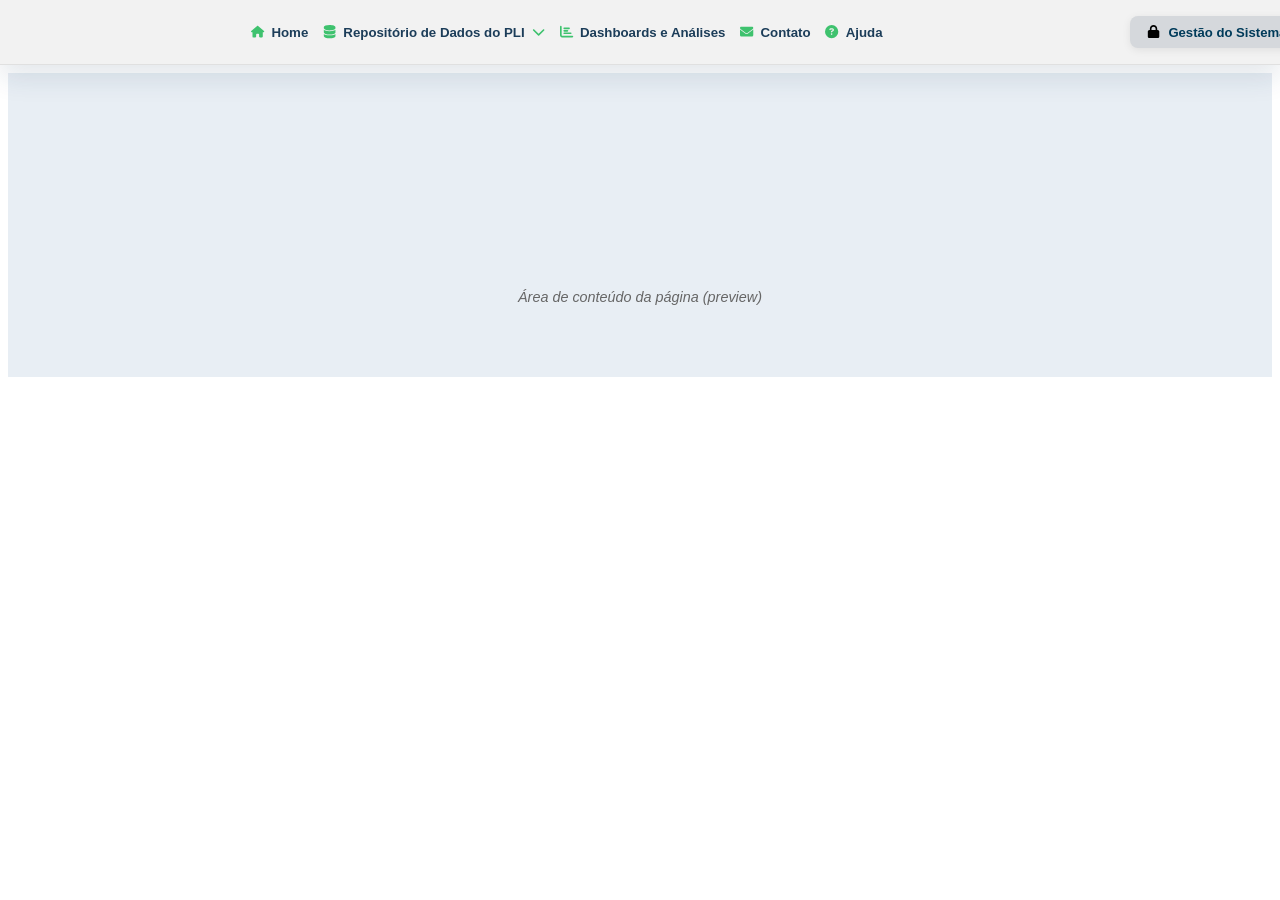
<file: templates_modelo/preview_componentes_storage_catalogo.html>
﻿<!DOCTYPE html>
<html lang="pt-BR">

<head>
    <meta charset="UTF-8">
    <meta name="viewport" content="width=device-width, initial-scale=1.0">
    <title>Preview — Cabeçalho Storage/Catálogo</title>
    <!-- Font Awesome via CDN (ícones SVG já inline no componente; esta linha é
         mantida apenas para compatibilidade com outros componentes da página) -->
    <!-- <link rel="stylesheet" href="../static/vendor/fontawesome/css/all.min.css"> -->
    <style>
        .preview-placeholder {
            height: 160px;
            background: #e8eef4;
            display: flex;
            align-items: center;
            justify-content: center;
            font-family: Montserrat, sans-serif;
            color: #666;
            font-size: 0.9rem;
            padding-top: calc(var(--govsp-topbar-height, 80px) + 64px);
        }
    </style>
</head>

<body>
    <style>
        .govsp-blue {

          background: #034ea2

        }

        .govsp-black {

          background: #000

        }

        .govsp-gray {

          background: #4d4d4f

        }

        .govsp-white {

          background: #fff

        }

        img.govsp-icon-social:hover {

          filter: drop-shadow(1);

          box-shadow: inset 0 0 0 20px #e6e4e4;

          border-radius: 3px

        }

        .govsp-link:hover {

          background: #444 !important;

          color: #fff;

          border-color: #444;

          text-decoration: none !important

        }

        .govsp-link.digital:hover {

          background: #808080 !important;

          color: #fff !important;

          text-decoration: none !important

        }

        p.govsp-social {

          color: #444;

          font-size: 12px !important;

          margin-top: 0;

          height: 0;

          padding-right: 20px;

          margin-bottom: 10px;

          padding-left: 8px;

          display: flex

        }

        div#separador-nav {

          background-color: gray;

          margin: 0 25px 0 10px;

          height: 25px;

          width: 1px !important

        }

        ::-moz-selection {

          background: #666;

          text-shadow: none;

          color: #fff

        }

        ::selection {

          background: #666;

          text-shadow: none;

          color: #fff

        }

        .govsp-link {

          font-size: 12px;

          color: gray;

          border: 1px solid;

          border-radius: 16px;

          padding: 6px 10px;

          margin-right: 80px;

          text-decoration: none

        }

        .govsp-link.digital {

          font-size: 14px;

          color: #000;

          padding: 3px 10px;

          font-weight: 500

        }

        @media only screen {

          #govsp-topbarGlobal {

              width: 100%;

              display: block;

              box-sizing: border-box;

              z-index: 0;

              position: relative

          }

          #govsp-topbarGlobal * {

              box-sizing: border-box;

              font-family: 'Montserrat', verdana, sans-serif

          }

          #govsp-topbarGlobal.blu-e {

              background-color: #fff

          }

          #govsp-topbarGlobal.gre-y {

              background-color: #ccc

          }

          #govsp-topbarGlobal.yello-w {

              background-color: #fc0

          }

          #govsp-topbarGlobal.re-d {

              background-color: red

          }

          #govsp-topbarGlobal.blac-k {

              background-color: #11161d

          }

          #govsp-topbarGlobal #topbarGlobal {

              width: 100%;

              max-width: 968px;

              margin: auto;

              font-size: 0;

              text-align: right

          }

          #govsp-topbarGlobal #topbarLink {

              font-size: 20px;

              font-weight: 700;

              width: auto;

              text-align: left

          }

          #govsp-topbarGlobal #topbarLink a {

              text-decoration: none;

              padding: 5px

          }

          #govsp-topbarGlobal #topbarLink a:active, #govsp-topbarGlobal #topbarLink a:visited {

              color: inherit

          }

          #govsp-topbarGlobal #topbarLink a:hover {

              cursor: pointer;

              text-decoration: underline

          }

          #govsp-topbarGlobal.blac-k #topbarLink a, #govsp-topbarGlobal.blu-e #topbarLink a, #govsp-topbarGlobal.re-d #topbarLink a {

              color: #fff

          }

          #govsp-topbarGlobal.blac-k #topbarLink a, #govsp-topbarGlobal.re-d #topbarLink a, #govsp-topbarGlobal.whit-e #topbarLink a {

              color: #000

          }

          #govsp-topbarGlobal.gre-y #topbarLink a, #govsp-topbarGlobal.yello-w #topbarLink a {

              color: #000

          }

          #govsp-topbarGlobal #topbarMenu, #govsp-topbarGlobal #topbarOpen {

              font-size: 13px;

              color: #fff;

              padding: 0;

              margin: 0

          }

          #govsp-topbarGlobal #topbarMenu li, #govsp-topbarGlobal #topbarOpen li {

              display: block

          }

          #govsp-topbarGlobal #topbarMenu br+li, #govsp-topbarGlobal #topbarOpen br+li {

              padding: 4px 8px;

              margin-top: -8px;

              cursor: default;

              font-weight: 700

          }

          #govsp-topbarGlobal #topbarMenu a, #govsp-topbarGlobal #topbarOpen a {

              display: block;

              width: 100%;

              color: #fff;

              text-decoration: none;

              line-height: 1.3;

              padding: 4px 8px

          }

          #govsp-topbarGlobal #topbarMenu a:hover, #govsp-topbarGlobal #topbarOpen a:hover {

              background-color: rgba(166, 166, 166, .6)

          }

          #govsp-topbarGlobal #topbarOpen>li {

              position: relative;

              margin: 0 10px 0 0

          }

          #govsp-topbarGlobal #topbarOpen>li span {

              font-size: 22px;

              line-height: 0;

              font-weight: 400;

              display: inline-block;

              vertical-align: text-top;

              margin-top: 4px;

              width: 13px

          }

          #govsp-topbarGlobal #topbarOpen.topbarOpening #topbarMenu {

              display: block !important

          }

          #govsp-topbarGlobal #topbarMenu {

              margin-left: 0;

              overflow-y: auto;

              position: absolute;

              left: 0;

              height: 450px;

              width: 350px;

              text-align: left;

              background-color: #999;

              background: -webkit-gradient(linear, left top, left bottom, from(#999), to(#11161d));

              background: -webkit-linear-gradient(top, #999, #11161d);

              background: -moz-linear-gradient(top, #999, #11161d);

              background: -ms-linear-gradient(top, #999, #11161d);

              background: -o-linear-gradient(top, #999, #11161d);

              background: linear-gradient(to bottom, #999, #11161d);

              border-radius: 0 10px 10px 0

          }

          #govsp-topbarGlobal #topbarMenu::-webkit-scrollbar-track {

              -webkit-box-shadow: inset 0 0 6px rgba(0, 0, 0, .3);

              border-radius: 10px;

              background-color: #a6a6a6

          }

          #govsp-topbarGlobal #topbarMenu::-webkit-scrollbar {

              width: 10px;

              border-radius: 10px;

              background-color: #f2f2f2

          }

          #govsp-topbarGlobal #topbarMenu::-webkit-scrollbar-thumb {

              background-color: #d9d9d9

          }

        }

        @media only screen and (max-width: 968px) {

          #govsp-topbarGlobal #topbarMenu {

              left: inherit;

              right: 0

          }

          #govsp-topbarGlobal #topbarLink {

              width: 47%

          }

        }

        @media only screen and (min-width: 768px) {

          #govsp-topbarGlobal {

              padding: 0

          }

          #govsp-topbarGlobal #topbarGlobal {

              min-width: 84px;

              min-height: 80px

          }

          #govsp-topbarGlobal #topbarLink, #govsp-topbarGlobal #topbarLogo, #govsp-topbarGlobal #topbarOpen {

              display: inline-block;

              vertical-align: middle

          }

          #govsp-topbarGlobal #topbarLogo {

              background-repeat: no-repeat;

              min-width: 84px;

              min-height: 60px;

              background-position: center right;

              padding: 16.5px 0;

              width: 18%

          }

        }

        @media only screen and (max-width: 480px) {

          #govsp-topbarGlobal #topbarLink.govsp-blue {

              padding: 20px 16px 0 2% !important

          }

        }

        @media only screen and (max-width: 460px) {

          a.govsp-link {

              margin-right: 10px

          }

          a.govsp-link:hover {

              background: #444 !important;

              text-decoration: none !important

          }

        }

        @media only screen and (max-width: 400px) {

          a.govsp-link {

              margin-left: 10px;

              margin-right: 10px

          }

          a.govsp-link:hover {

              background: #444 !important;

              text-decoration: none !important

          }

          .govsp-portal {

              font-size: 16px;

              margin-top: 4px

          }

        }

        @media only screen and (min-width: 768px) {

          .govsp-kebab {

              display: none

          }

  

          .govsp-dropdown.govsp-active {

              display: none !important;

              visibility: hidden !important;

          }

          div#govsp-topbarGlobal div#topbarGlobal {

              max-width: 100% !important;

              display: flex;

              position: relative;

              justify-content: flex-end;

              border: none

          }

          div#govsp-topbarGlobal div#topbarGlobal #topbarLink {

              position: absolute;

              width: 305px;

              height: 80px;

              top: 0;

              left: 0;

              padding: 16px 0 20px 20px;

              border-radius: 0 50px 50px 0

          }

          .govsp-portal {

              display: flex;

              flex-direction: column;

              align-items: center;

              padding: 0;

              margin: 0 auto

          }

        }

        @media only screen and (max-width: 768px) {

          .govsp-navbar .govsp-navbar-expand-lg {

              display: none !important;

          }

          .govsp-social {

              margin-top: 8px;

              margin-right: 2px

          }

          .govsp-link.digital {

              font-size: 10px

          }

          .govsp-social img {

              width: 30px;

              max-width: 100%;

          }

          .govsp-link {

              font-size: 10px;

              color: #444;

              border: 1px solid;

              border-radius: 16px;

              padding: 6px 10px;

              margin-top: 10px;

              margin-left: 20px

          }

          .govsp-portal img {

              max-width: 209px

          }

          .govsp-link.digital {

              margin-right: 18px !important;

              padding: 0 10px

          }

          a.govsp-link.digital {

              height: 25px;

              display: flex;

              align-items: center;

              justify-content: center

          }

          #govsp-topbarGlobal #topbarLink.govsp-black, #govsp-topbarGlobal #topbarLink.govsp-blue, #govsp-topbarGlobal #topbarLink.govsp-gray, #govsp-topbarGlobal #topbarLink.govsp-white {

              width: 76%;

              text-align: left

          }

          nav.govsp-navbar.govsp-navbar-expand-lg {

              display: none

          }

          div#govsp-topbarGlobal {

              border-bottom: 0

          }

          .govsp-kebab {

              cursor: pointer;

              position: absolute;

              display: inline-block;

              box-sizing: border-box;

              padding: 0;

              float: right;

              top: 20px;

              right: 10px;

              width: 40px;

              display: flex;

              align-items: center;

              justify-content: center;

              height: 40px;

              background: transparent!important;

              border: none;

              border-radius: 1px;

          }

          .govsp-kebab.govsp-active {

              display: inline-flex;

          }

          .govsp-kebab.govsp-active img {

              transform: rotate(90deg);

          }

        }

        .govsp-kebab figure {

          width: 6px;

          height: 6px;

          border-radius: 5px;

          background: #444;

          margin: 3px 0

        }

        .govsp-middle {

          transform: scale(1);

          position: relative;

          box-shadow: 0 .1px .1px 0 rgba(0, 0, 0, .16), 0 .1px .3px 0 rgba(0, 0, 0, .12);

          -webkit-filter: blur(.1px);

          filter: blur(.1px)

        }

        .govsp-middle.govsp-active {

          margin-right: 3px;

          padding-left: 3px;

          padding-right: 3px;

          box-shadow: 0 .1px .1px 0 rgba(0, 0, 0, .16), 0 .1px .3px 0 rgba(0, 0, 0, .12)

        }

        .govsp-cross {

          position: absolute;

          top: 50%;

          left: 50%;

          transform: translate(-50%, -50%) scale(0);

          margin-top: -1px;

          font-family: Nunito, sans-serif;

          color: #fff;

          transition: all .2s cubic-bezier(.72, 1.2, .71, .72);

          font-size: 22px;

          user-select: none

        }

        .govsp-cross.govsp-active {

          transform: translate(-50%, -50%) scale(1);

          transition: all .15s cubic-bezier(.32, 2.04, .85, .54)

        }

        .govsp-dropdown {

          position: relative;

          width: 100%;

          padding: 0 0 10px;

          border-bottom: solid 1px #444;

          transform: scale(0);

          display: none;

          visibility: hidden;

        }

        .govsp-dropdown li {

          display: block

        }

        .govsp-dropdown li a, .govsp-dropdown li p {

          display: inline-block;

          white-space: pre;

          box-sizing: border-box

        }

        .govsp-dropdown li a:hover {

          background: #ebebeb

        }

        .govsp-dropdown:hover ul {

          transform: scale(1)

        }

        .govsp-dropdown.govsp-active {

          padding-top: 0;

          display: inline-flex;

          visibility: visible;

          transform: scale(1);

          transition: all .25s cubic-bezier(.5, 1.8, .9, .8);

          background: #fff;

        }

        @media (min-width: 992px) {

          .govsp-navbar-expand-lg {

              -ms-flex-flow: row nowrap;

              flex-flow: row nowrap;

              -ms-flex-pack: start;

              justify-content: flex-start

          }

        }

        .govsp-navbar {

          position: relative;

          display: -ms-flexbox;

          display: flex;

          -ms-flex-wrap: wrap;

          flex-wrap: wrap;

          -ms-flex-align: center;

          align-items: center;

          -ms-flex-pack: justify;

          justify-content: space-between;

          padding: 1.3rem 1rem

        }

        ul.govsp-dropdown.govsp-active.hide-dropdown {

          display: none

        }

        .govsp-acessibilidade {

          margin-right: 2px;

          margin-top: 2px

        }

        a.govsph-pasta {

          padding: 0 !important

        }

        a.govsph-pasta:hover {

          text-decoration: none !important

        }

        @media (max-width: 798px) {

          .govsp-portal {

              border-radius: 0 50px 50px 0;

              margin: 0 auto;

          }

          .govsp-black {

              border-radius: 0 50px 50px 0 !important;

              height: 80px;

              display: flex;

              align-items: center;

              padding-left: 0

          }

          p.govsp-social {

              margin: 2px;

          }

        }

        @media (max-width: 980px) {

          .govsp-link {

              margin-right: 0

          }

        }

        #topbarGlobal.govsp-active {

          height: 80px;

        }

        .govsp-dropdown.govsp-active li:last-child {

          display: none;

          visibility: hidden;

        }

        /* ── Wrapper fixo que envolve govsp-topo + navbar ── */
        .sigma-cabecalho-fixo {
            position: fixed;
            top: 0;
            left: 0;
            right: 0;
            z-index: 20000;
        }

        .govsp-topo * {

          color: #000;

        }

        .govsp-topo a.govsp-social {

          margin-left: 4px;

          border-radius: 1px;

        }

        .govsp-topo .govsp-acessibilidade {

          margin-right: 2px;

          margin-top: 2px;

          border-radius: 1px;

        }

        .govsp-topo a:focus-visible,

        .govsp-topo button:focus-visible {

          outline-offset: 2px;

          outline: 2px solid;

          outline-color: currentColor;

        }

        .govsp-topo #govsp-topbarGlobal.blac-k #topbarLink a,

        .govsp-topo #govsp-topbarGlobal.blu-e #topbarLink a,

        .govsp-topo #govsp-topbarGlobal.re-d #topbarLink a {

          color: #fff;

          display: block;

          border-radius: 2px;

        }

        /* ── Navbar SIGMA pública (fixada logo abaixo do govsp-topo) ── */
        .csch2-navbar-band {
            --csch2-navy: #1c3d59;
            --csch2-deep: #003b5a;
            --csch2-green: #3ec26e;
            --csch2-text: #1f2933;
            --csch2-muted: #5b6770;
            --csch2-shadow: 0 12px 28px rgba(28, 61, 89, 0.12);
            --font-family-csch2: "Montserrat", "Segoe UI", Arial, sans-serif;
            position: relative;
            z-index: 1;
            background: #f2f2f2;
            border-bottom: 1px solid #e0e0e0;
            box-shadow: var(--csch2-shadow);
        }

        .csch2-navbar__inner {
            width: 100%;
            max-width: 1440px;
            margin: 0 auto;
            min-height: 64px;
            padding: 0 1.5rem;
            display: flex;
            align-items: center;
            justify-content: center;
        }

        .csch2-navbar__brand {
            display: inline-flex;
            align-items: center;
            gap: 12px;
            text-decoration: none;
            flex-shrink: 0;
        }

        .csch2-navbar__badge {
            width: 42px;
            height: 42px;
            border-radius: 12px;
            display: inline-flex;
            align-items: center;
            justify-content: center;
            background: linear-gradient(135deg, var(--csch2-deep), var(--csch2-navy));
            color: #ffffff;
            font-size: 1rem;
            font-weight: 800;
            letter-spacing: -0.02em;
            flex-shrink: 0;
            box-shadow: 0 8px 18px rgba(0, 59, 90, 0.22);
        }

        .csch2-navbar__brand-copy {
            display: flex;
            flex-direction: column;
            gap: 1px;
            line-height: 1.08;
        }

        .csch2-navbar__brand-title {
            font-size: 1rem;
            font-weight: 800;
            letter-spacing: 0.05em;
            color: var(--csch2-deep);
        }

        .csch2-navbar__brand-subtitle {
            font-size: 0.7rem;
            font-weight: 600;
            color: var(--csch2-muted);
            max-width: 380px;
            white-space: nowrap;
            overflow: hidden;
            text-overflow: ellipsis;
        }

        .csch2-navbar__menu {
            display: flex;
            align-items: center;
            gap: 1.25rem;
            flex: 1;
            justify-content: space-between;
        }

        .csch2-navbar__nav {
            display: flex;
            align-items: center;
            gap: 2px;
            list-style: none;
            margin: 0;
            padding: 0;
            flex: 1;
            justify-content: center;
        }

        .csch2-navbar__item {
            position: relative;
        }

        .csch2-navbar__link,
        .csch2-navbar__dropdown-toggle {
            display: inline-flex;
            align-items: center;
            gap: 7px;
            padding: 0.3rem 0.4rem;
            font-size: 0.83rem;
            font-weight: 700;
            color: var(--csch2-navy);
            text-decoration: none;
            border-radius: 8px;
            border: 0;
            background: transparent;
            cursor: pointer;
            transition: color 0.18s ease, box-shadow 0.18s ease;
            font-family: var(--font-family-csch2);
            white-space: nowrap;
        }

        .csch2-navbar__link svg:not(.csch2-navbar__caret),
        .csch2-navbar__dropdown-toggle svg:not(.csch2-navbar__caret) {
            color: var(--csch2-green);
            fill: currentColor;
            flex-shrink: 0;
        }

        .csch2-navbar__link i,
        .csch2-navbar__dropdown-toggle i:not(.csch2-navbar__caret) {
            font-size: 0.85rem;
            color: var(--csch2-green);
            flex-shrink: 0;
        }

        .csch2-navbar__caret {
            font-size: 0.6rem;
            color: var(--csch2-green);
            transition: transform 0.18s ease;
            flex-shrink: 0;
        }

        .csch2-navbar__link:hover,
        .csch2-navbar__dropdown-toggle:hover {
            background: transparent;
            color: var(--csch2-navy);
            box-shadow: 0 0 0 2px var(--csch2-green);
        }

        .csch2-navbar__link--active {
            background: transparent;
            color: var(--csch2-navy);
            font-weight: 800;
        }

        .csch2-navbar__item--open .csch2-navbar__caret {
            transform: rotate(180deg);
        }

        .csch2-navbar__dropdown {
            position: absolute;
            top: calc(100% + 6px);
            left: 0;
            min-width: 230px;
            padding: 8px;
            background: #ffffff;
            border: 1px solid #e0e0e0;
            border-radius: 12px;
            box-shadow: 0 8px 24px rgba(0, 0, 0, 0.12);
            opacity: 0;
            visibility: hidden;
            transform: translateY(6px);
            transition: opacity 0.18s ease, transform 0.18s ease, visibility 0.18s ease;
            list-style: none;
            margin: 0;
            z-index: 100;
        }

        .csch2-navbar__item--open .csch2-navbar__dropdown {
            opacity: 1;
            visibility: visible;
            transform: translateY(0);
        }

        .csch2-navbar__dropdown-link {
            display: flex;
            align-items: center;
            gap: 10px;
            padding: 0.55rem 0.9rem;
            font-size: 0.8rem;
            font-weight: 600;
            color: var(--csch2-text);
            text-decoration: none;
            border-radius: 8px;
            transition: background 0.15s ease;
            font-family: var(--font-family-csch2);
            white-space: nowrap;
        }

        .csch2-navbar__dropdown-link i {
            font-size: 0.82rem;
            color: var(--csch2-green);
            width: 1rem;
            text-align: center;
        }

        .csch2-navbar__dropdown-link:hover {
            background: rgba(28, 61, 89, 0.06);
            color: var(--csch2-text);
        }

        .csch2-navbar__actions {
            display: flex;
            align-items: center;
            gap: 0.75rem;
            flex-shrink: 0;
        }

        .csch2-navbar__btn {
            display: inline-flex;
            align-items: center;
            gap: 8px;
            padding: 0.55rem 1.1rem;
            font-size: 0.82rem;
            font-weight: 700;
            border-radius: 8px;
            border: 0;
            cursor: pointer;
            transition: background 0.18s ease, transform 0.18s ease, box-shadow 0.18s ease;
            text-decoration: none;
            font-family: var(--font-family-csch2);
            white-space: nowrap;
            background: #d5d8dc;
            color: var(--csch2-deep);
            box-shadow: 0 2px 8px rgba(0, 0, 0, 0.08);
        }

        .csch2-navbar__btn:hover {
            background: #c0c4c8;
            transform: translateY(-1px);
            box-shadow: 0 4px 12px rgba(0, 0, 0, 0.12);
        }

        .csch2-navbar__btn i {
            font-size: 0.82rem;
            flex-shrink: 0;
        }

        /* ── Toggle mobile ─────────────────────────────────────────── */
        .csch2-navbar__toggle {
            display: none;
            align-items: center;
            justify-content: center;
            width: 40px;
            height: 40px;
            margin-left: auto;
            border: 1px solid #e0e0e0;
            border-radius: 8px;
            background: #f5f5f5;
            color: var(--csch2-text);
            cursor: pointer;
            flex-shrink: 0;
        }

        .csch2-navbar__toggle i {
            font-size: 1.1rem;
        }

        /* ── Responsividade ───────────────────────────────────────── */
        @media (max-width: 1100px) {
            .csch2-navbar__brand-subtitle {
                display: none;
            }
        }

        @media (max-width: 992px) {
            .csch2-govbar__socials {
                display: none;
            }

            .csch2-navbar__toggle {
                display: inline-flex;
            }

            .csch2-navbar__menu {
                display: none;
                position: absolute;
                top: 100%;
                left: 0;
                right: 0;
                z-index: 200;
                flex-direction: column;
                align-items: stretch;
                gap: 0;
                padding: 1rem;
                background: #ffffff;
                border-top: 1px solid #e0e0e0;
                box-shadow: 0 12px 24px rgba(0, 0, 0, 0.1);
            }

            .csch2-navbar-band {
                position: relative;
            }

            .csch2-navbar__menu--open {
                display: flex;
            }

            .csch2-navbar__nav {
                flex-direction: column;
                align-items: stretch;
                justify-content: flex-start;
                gap: 2px;
            }

            .csch2-navbar__link,
            .csch2-navbar__dropdown-toggle {
                width: 100%;
                justify-content: flex-start;
            }

            .csch2-navbar__actions {
                width: 100%;
                margin-top: 0.75rem;
                padding-top: 0.75rem;
                border-top: 1px solid #e0e0e0;
            }

            .csch2-navbar__btn {
                width: 100%;
                justify-content: center;
            }

            .csch2-navbar__dropdown {
                position: static;
                opacity: 1;
                visibility: visible;
                transform: none;
                box-shadow: none;
                border: 0;
                border-radius: 0;
                padding: 4px 0 4px 1rem;
                display: none;
            }

            .csch2-navbar__item--open .csch2-navbar__dropdown {
                display: block;
            }
        }
    </style>

    <!-- ── Cabeçalho SIGMA (wrapper fixo: govsp-topo + navbar) ── -->
    <div class="sigma-cabecalho-fixo">
<!-- ── Navbar SIGMA pública ──────────────────────────────── -->
    <div class="csch2-navbar-band" data-csch2-root>
        <div class="csch2-navbar__inner">

            <!-- Toggle Mobile -->
            <button class="csch2-navbar__toggle" type="button" aria-label="Abrir menu" data-csch2-toggle>
                <svg aria-hidden="true" focusable="false" style="display:inline-block;width:1em;height:1em;vertical-align:-0.125em;overflow:visible;" xmlns="http://www.w3.org/2000/svg" viewBox="0 0 448 512"><path d="M0 96C0 78.3 14.3 64 32 64l384 0c17.7 0 32 14.3 32 32s-14.3 32-32 32L32 128C14.3 128 0 113.7 0 96zM0 256c0-17.7 14.3-32 32-32l384 0c17.7 0 32 14.3 32 32s-14.3 32-32 32L32 288c-17.7 0-32-14.3-32-32zM448 416c0 17.7-14.3 32-32 32L32 448c-17.7 0-32-14.3-32-32s14.3-32 32-32l384 0c17.7 0 32 14.3 32 32z"/></svg>
            </button>

            <!-- Menu -->
            <div class="csch2-navbar__menu" data-csch2-menu>
                <ul class="csch2-navbar__nav">

                    <li class="csch2-navbar__item">
                        <a href="/plataforma" class="csch2-navbar__link csch2-navbar__link--active">
                            <svg aria-hidden="true" focusable="false" style="display:inline-block;width:1em;height:1em;vertical-align:-0.125em;overflow:visible;" xmlns="http://www.w3.org/2000/svg" viewBox="0 0 576 512"><path d="M575.8 255.5c0 18-15 32.1-32 32.1l-32 0 .7 160.2c0 2.7-.2 5.4-.5 8.1l0 16.2c0 22.1-17.9 40-40 40l-16 0c-1.1 0-2.2 0-3.3-.1c-1.4 .1-2.8 .1-4.2 .1L416 512l-24 0c-22.1 0-40-17.9-40-40l0-24 0-64c0-17.7-14.3-32-32-32l-64 0c-17.7 0-32 14.3-32 32l0 64 0 24c0 22.1-17.9 40-40 40l-24 0-31.9 0c-1.5 0-3-.1-4.5-.2c-1.2 .1-2.4 .2-3.6 .2l-16 0c-22.1 0-40-17.9-40-40l0-112c0-.9 0-1.9 .1-2.8l0-69.7-32 0c-18 0-32-14-32-32.1c0-9 3-17 10-24L266.4 8c7-7 15-8 22-8s15 2 21 7L564.8 231.5c8 7 12 15 11 24z"/></svg>
                            <span>Home</span>
                        </a>
                    </li>

                    <li class="csch2-navbar__item" data-csch2-dropdown>
                        <button type="button" class="csch2-navbar__dropdown-toggle csch2-navbar__link--active"
                            data-csch2-dropdown-toggle aria-expanded="false">
                            <svg aria-hidden="true" focusable="false" style="display:inline-block;width:1em;height:1em;vertical-align:-0.125em;overflow:visible;" xmlns="http://www.w3.org/2000/svg" viewBox="0 0 448 512"><path d="M448 80l0 48c0 44.2-100.3 80-224 80S0 172.2 0 128L0 80C0 35.8 100.3 0 224 0S448 35.8 448 80zM393.2 214.7c20.8-7.4 39.9-16.9 54.8-28.6L448 288c0 44.2-100.3 80-224 80S0 332.2 0 288L0 186.1c14.9 11.8 34 21.2 54.8 28.6C99.7 230.7 159.5 240 224 240s124.3-9.3 169.2-25.3zM0 346.1c14.9 11.8 34 21.2 54.8 28.6C99.7 390.7 159.5 400 224 400s124.3-9.3 169.2-25.3c20.8-7.4 39.9-16.9 54.8-28.6l0 85.9c0 44.2-100.3 80-224 80S0 476.2 0 432l0-85.9z"/></svg>
                            <span>Repositório de Dados do PLI</span>
                            <svg aria-hidden="true" focusable="false" style="display:inline-block;width:1em;height:1em;vertical-align:-0.125em;overflow:visible;" xmlns="http://www.w3.org/2000/svg" viewBox="0 0 512 512"><path d="M233.4 406.6c12.5 12.5 32.8 12.5 45.3 0l192-192c12.5-12.5 12.5-32.8 0-45.3s-32.8-12.5-45.3 0L256 338.7 86.6 169.4c-12.5-12.5-32.8-12.5-45.3 0s-12.5 32.8 0 45.3l192 192z"/></svg>
                        </button>
                        <ul class="csch2-navbar__dropdown">
                            <li>
                                <a href="/storage/catalogo" class="csch2-navbar__dropdown-link">
                                    <svg aria-hidden="true" focusable="false" style="display:inline-block;width:1em;height:1em;vertical-align:-0.125em;overflow:visible;" xmlns="http://www.w3.org/2000/svg" viewBox="0 0 576 512"><path d="M249.6 471.5c10.8 3.8 22.4-4.1 22.4-15.5l0-377.4c0-4.2-1.6-8.4-5-11C247.4 52 202.4 32 144 32C93.5 32 46.3 45.3 18.1 56.1C6.8 60.5 0 71.7 0 83.8L0 454.1c0 11.9 12.8 20.2 24.1 16.5C55.6 460.1 105.5 448 144 448c33.9 0 79 14 105.6 23.5zm76.8 0C353 462 398.1 448 432 448c38.5 0 88.4 12.1 119.9 22.6c11.3 3.8 24.1-4.6 24.1-16.5l0-370.3c0-12.1-6.8-23.3-18.1-27.6C529.7 45.3 482.5 32 432 32c-58.4 0-103.4 20-123 35.6c-3.3 2.6-5 6.8-5 11L304 456c0 11.4 11.7 19.3 22.4 15.5z"/></svg>
                                    <span>Catálogo de Arquivos</span>
                                </a>
                            </li>
                            <li>
                                <a href="/storage" class="csch2-navbar__dropdown-link">
                                    <svg aria-hidden="true" focusable="false" style="display:inline-block;width:1em;height:1em;vertical-align:-0.125em;overflow:visible;" xmlns="http://www.w3.org/2000/svg" viewBox="0 0 512 512"><path d="M64 32C28.7 32 0 60.7 0 96l0 64c0 35.3 28.7 64 64 64l384 0c35.3 0 64-28.7 64-64l0-64c0-35.3-28.7-64-64-64L64 32zm280 72a24 24 0 1 1 0 48 24 24 0 1 1 0-48zm48 24a24 24 0 1 1 48 0 24 24 0 1 1 -48 0zM64 288c-35.3 0-64 28.7-64 64l0 64c0 35.3 28.7 64 64 64l384 0c35.3 0 64-28.7 64-64l0-64c0-35.3-28.7-64-64-64L64 288zm280 72a24 24 0 1 1 0 48 24 24 0 1 1 0-48zm56 24a24 24 0 1 1 48 0 24 24 0 1 1 -48 0z"/></svg>
                                    <span>SIGMA Drive</span>
                                </a>
                            </li>
                            <li>
                                <a href="/storage/upload-inteligente" class="csch2-navbar__dropdown-link">
                                    <svg aria-hidden="true" focusable="false" style="display:inline-block;width:1em;height:1em;vertical-align:-0.125em;overflow:visible;" xmlns="http://www.w3.org/2000/svg" viewBox="0 0 640 512"><path d="M144 480C64.5 480 0 415.5 0 336c0-62.8 40.2-116.2 96.2-135.9c-.1-2.7-.2-5.4-.2-8.1c0-88.4 71.6-160 160-160c59.3 0 111 32.2 138.7 80.2C409.9 102 428.3 96 448 96c53 0 96 43 96 96c0 12.2-2.3 23.8-6.4 34.6C596 238.4 640 290.1 640 352c0 70.7-57.3 128-128 128l-368 0zm79-217c-9.4 9.4-9.4 24.6 0 33.9s24.6 9.4 33.9 0l39-39L296 392c0 13.3 10.7 24 24 24s24-10.7 24-24l0-134.1 39 39c9.4 9.4 24.6 9.4 33.9 0s9.4-24.6 0-33.9l-80-80c-9.4-9.4-24.6-9.4-33.9 0l-80 80z"/></svg>
                                    <span>Upload Inteligente</span>
                                </a>
                            </li>
                            <li>
                                <a href="/storage/assistente-upload-lote" class="csch2-navbar__dropdown-link">
                                    <svg aria-hidden="true" focusable="false" style="display:inline-block;width:1em;height:1em;vertical-align:-0.125em;overflow:visible;" xmlns="http://www.w3.org/2000/svg" viewBox="0 0 576 512"><path d="M248 0L208 0c-26.5 0-48 21.5-48 48l0 112c0 35.3 28.7 64 64 64l128 0c35.3 0 64-28.7 64-64l0-112c0-26.5-21.5-48-48-48L328 0l0 80c0 8.8-7.2 16-16 16l-48 0c-8.8 0-16-7.2-16-16l0-80zM64 256c-35.3 0-64 28.7-64 64L0 448c0 35.3 28.7 64 64 64l160 0c35.3 0 64-28.7 64-64l0-128c0-35.3-28.7-64-64-64l-40 0 0 80c0 8.8-7.2 16-16 16l-48 0c-8.8 0-16-7.2-16-16l0-80-40 0zM352 512l160 0c35.3 0 64-28.7 64-64l0-128c0-35.3-28.7-64-64-64l-40 0 0 80c0 8.8-7.2 16-16 16l-48 0c-8.8 0-16-7.2-16-16l0-80-40 0c-15 0-28.8 5.1-39.7 13.8c4.9 10.4 7.7 22 7.7 34.2l0 160c0 12.2-2.8 23.8-7.7 34.2C323.2 506.9 337 512 352 512z"/></svg>
                                    <span>Assistente de Upload em Lote</span>
                                </a>
                            </li>
                            <li>
                                <a href="/storage/editor-catalogo" class="csch2-navbar__dropdown-link">
                                    <svg aria-hidden="true" focusable="false" style="display:inline-block;width:1em;height:1em;vertical-align:-0.125em;overflow:visible;" xmlns="http://www.w3.org/2000/svg" viewBox="0 0 512 512"><path d="M471.6 21.7c-21.9-21.9-57.3-21.9-79.2 0L362.3 51.7l97.9 97.9 30.1-30.1c21.9-21.9 21.9-57.3 0-79.2L471.6 21.7zm-299.2 220c-6.1 6.1-10.8 13.6-13.5 21.9l-29.6 88.8c-2.9 8.6-.6 18.1 5.8 24.6s15.9 8.7 24.6 5.8l88.8-29.6c8.2-2.7 15.7-7.4 21.9-13.5L437.7 172.3 339.7 74.3 172.4 241.7zM96 64C43 64 0 107 0 160L0 416c0 53 43 96 96 96l256 0c53 0 96-43 96-96l0-96c0-17.7-14.3-32-32-32s-32 14.3-32 32l0 96c0 17.7-14.3 32-32 32L96 448c-17.7 0-32-14.3-32-32l0-256c0-17.7 14.3-32 32-32l96 0c17.7 0 32-14.3 32-32s-14.3-32-32-32L96 64z"/></svg>
                                    <span>Editor de Catálogo</span>
                                </a>
                            </li>
                        </ul>
                    </li>

                    <li class="csch2-navbar__item">
                        <a href="/ferramentas" class="csch2-navbar__link csch2-navbar__link--active">
                            <svg aria-hidden="true" focusable="false" style="display:inline-block;width:1em;height:1em;vertical-align:-0.125em;overflow:visible;" xmlns="http://www.w3.org/2000/svg" viewBox="0 0 512 512"><path d="M32 32c17.7 0 32 14.3 32 32l0 336c0 8.8 7.2 16 16 16l400 0c17.7 0 32 14.3 32 32s-14.3 32-32 32L80 480c-44.2 0-80-35.8-80-80L0 64C0 46.3 14.3 32 32 32zm96 96c0-17.7 14.3-32 32-32l192 0c17.7 0 32 14.3 32 32s-14.3 32-32 32l-192 0c-17.7 0-32-14.3-32-32zm32 64l128 0c17.7 0 32 14.3 32 32s-14.3 32-32 32l-128 0c-17.7 0-32-14.3-32-32s14.3-32 32-32zm0 96l256 0c17.7 0 32 14.3 32 32s-14.3 32-32 32l-256 0c-17.7 0-32-14.3-32-32s14.3-32 32-32z"/></svg>
                            <span>Dashboards e Análises</span>
                        </a>
                    </li>

                    <li class="csch2-navbar__item">
                        <a href="/contato" class="csch2-navbar__link csch2-navbar__link--active">
                            <svg aria-hidden="true" focusable="false" style="display:inline-block;width:1em;height:1em;vertical-align:-0.125em;overflow:visible;" xmlns="http://www.w3.org/2000/svg" viewBox="0 0 512 512"><path d="M48 64C21.5 64 0 85.5 0 112c0 15.1 7.1 29.3 19.2 38.4L236.8 313.6c11.4 8.5 27 8.5 38.4 0L492.8 150.4c12.1-9.1 19.2-23.3 19.2-38.4c0-26.5-21.5-48-48-48L48 64zM0 176L0 384c0 35.3 28.7 64 64 64l384 0c35.3 0 64-28.7 64-64l0-208L294.4 339.2c-22.8 17.1-54 17.1-76.8 0L0 176z"/></svg>
                            <span>Contato</span>
                        </a>
                    </li>

                    <li class="csch2-navbar__item">
                        <a href="/ajuda" class="csch2-navbar__link csch2-navbar__link--active">
                            <svg aria-hidden="true" focusable="false" style="display:inline-block;width:1em;height:1em;vertical-align:-0.125em;overflow:visible;" xmlns="http://www.w3.org/2000/svg" viewBox="0 0 512 512"><path d="M256 512A256 256 0 1 0 256 0a256 256 0 1 0 0 512zM169.8 165.3c7.9-22.3 29.1-37.3 52.8-37.3l58.3 0c34.9 0 63.1 28.3 63.1 63.1c0 22.6-12.1 43.5-31.7 54.8L280 264.4c-.2 13-10.9 23.6-24 23.6c-13.3 0-24-10.7-24-24l0-13.5c0-8.6 4.6-16.5 12.1-20.8l44.3-25.4c4.7-2.7 7.6-7.7 7.6-13.1c0-8.4-6.8-15.1-15.1-15.1l-58.3 0c-3.4 0-6.4 2.1-7.5 5.3l-.4 1.2c-4.4 12.5-18.2 19-30.6 14.6s-19-18.2-14.6-30.6l.4-1.2zM224 352a32 32 0 1 1 64 0 32 32 0 1 1 -64 0z"/></svg>
                            <span>Ajuda</span>
                        </a>
                    </li>

                </ul>

                <div class="csch2-navbar__actions">
                    <a href="/auth/selecionar-perfil" class="csch2-navbar__btn">
                        <svg aria-hidden="true" focusable="false" style="display:inline-block;width:1em;height:1em;vertical-align:-0.125em;overflow:visible;" xmlns="http://www.w3.org/2000/svg" viewBox="0 0 448 512"><path d="M144 144l0 48 160 0 0-48c0-44.2-35.8-80-80-80s-80 35.8-80 80zM80 192l0-48C80 64.5 144.5 0 224 0s144 64.5 144 144l0 48 16 0c35.3 0 64 28.7 64 64l0 192c0 35.3-28.7 64-64 64L64 512c-35.3 0-64-28.7-64-64L0 256c0-35.3 28.7-64 64-64l16 0z"/></svg>
                        <span>Gestão do Sistema</span>
                    </a>
                </div>
            </div>

        </div>
    </div>

    </div><!-- /.sigma-cabecalho-fixo -->

    <script>
        (function () {
            'use strict';
            if (window.__CSCH2_CABECALHO_STORAGE_CATALOGO__) return;
            window.__CSCH2_CABECALHO_STORAGE_CATALOGO__ = true;

            function initHeader(root) {
                if (!root || root.dataset.csch2Bound === 'true') return;
                root.dataset.csch2Bound = 'true';

                var toggle = root.querySelector('[data-csch2-toggle]');
                var menu = root.querySelector('[data-csch2-menu]');

                if (toggle && menu) {
                    toggle.addEventListener('click', function () {
                        menu.classList.toggle('csch2-navbar__menu--open');
                    });
                }

                root.querySelectorAll('[data-csch2-dropdown-toggle]').forEach(function (btn) {
                    btn.addEventListener('click', function (e) {
                        e.preventDefault();
                        e.stopPropagation();
                        var item = btn.closest('[data-csch2-dropdown]');
                        var isOpen = item.classList.contains('csch2-navbar__item--open');
                        root.querySelectorAll('[data-csch2-dropdown].csch2-navbar__item--open').forEach(function (el) {
                            el.classList.remove('csch2-navbar__item--open');
                            var t = el.querySelector('[data-csch2-dropdown-toggle]');
                            if (t) t.setAttribute('aria-expanded', 'false');
                        });
                        if (!isOpen) {
                            item.classList.add('csch2-navbar__item--open');
                            btn.setAttribute('aria-expanded', 'true');
                        }
                    });
                });
            }

            document.addEventListener('DOMContentLoaded', function () {
                document.querySelectorAll('[data-csch2-root]').forEach(initHeader);
            });

            document.addEventListener('click', function (e) {
                document.querySelectorAll('[data-csch2-root]').forEach(function (root) {
                    if (!root.contains(e.target)) {
                        var menu = root.querySelector('[data-csch2-menu]');
                        if (menu) menu.classList.remove('csch2-navbar__menu--open');
                        root.querySelectorAll('[data-csch2-dropdown].csch2-navbar__item--open').forEach(function (el) {
                            el.classList.remove('csch2-navbar__item--open');
                            var t = el.querySelector('[data-csch2-dropdown-toggle]');
                            if (t) t.setAttribute('aria-expanded', 'false');
                        });
                    }
                });
            });
        }());

        /* ── govsp kebab (inline de script-top-v2.js) ── */
        (function () {
            var topoGlobal = document.querySelector('#topbarGlobal');
            var kebabGov = document.querySelector('.govsp-kebab');
            var dropdownGov = document.querySelector('.govsp-dropdown');
            if (kebabGov) {
                kebabGov.addEventListener('click', function () {
                    dropdownGov.classList.toggle('govsp-active');
                    kebabGov.classList.toggle('govsp-active');
                    if (topoGlobal) topoGlobal.classList.toggle('govsp-active');
                    if (dropdownGov.getAttribute('aria-hidden') === 'true') {
                        dropdownGov.setAttribute('aria-hidden', 'false');
                        kebabGov.setAttribute('aria-expanded', 'true');
                    } else {
                        dropdownGov.setAttribute('aria-hidden', 'true');
                        kebabGov.setAttribute('aria-expanded', 'false');
                    }
                });
            }
        }());

        /* ── bridge: mede o cabeçalho fixo e aplica padding-top no body ── */
        (function () {
            function measureCabecalho() {
                var wrap = document.querySelector('.sigma-cabecalho-fixo');
                if (!wrap) return;
                var h = wrap.offsetHeight;
                if (!h || h < 24) return;
                document.body.style.paddingTop = h + 'px';
            }
            function q() { window.requestAnimationFrame(measureCabecalho); }
            if (document.readyState === 'loading') document.addEventListener('DOMContentLoaded', q); else q();
            window.addEventListener('load', q);
            window.addEventListener('resize', q);
            setTimeout(q, 150); setTimeout(q, 400); setTimeout(q, 900);
            if ('ResizeObserver' in window) {
                var ro = new ResizeObserver(q);
                var wrap = document.querySelector('.sigma-cabecalho-fixo');
                if (wrap) ro.observe(wrap);
            }
        }());
    </script>
    <div class="preview-placeholder">
        <em>Área de conteúdo da página (preview)</em>
    </div>
</body>

</html>
</file>
<file: templates_modelo/style_template_base_aplicacao.css>
@charset "UTF-8";

body.app-template-page {
  --app-template-demo-soft: rgba(17, 101, 147, 0.04);
}

.app-template-page .app-template-summary-card:first-child {
  background: linear-gradient(180deg, var(--app-template-demo-soft), #ffffff);
}

.app-template-page .app-template-panel-card:last-child {
  background: linear-gradient(180deg, rgba(62, 194, 110, 0.04), #ffffff);
}
</file>
<file: styles/app.css>
@charset "UTF-8";

body.app-template-page {
  background:
    radial-gradient(circle at top right, rgba(62, 194, 110, 0.09), transparent 28%),
    linear-gradient(180deg, rgba(17, 101, 147, 0.05), rgba(255, 255, 255, 0) 25%),
    var(--sigma-page-background);
}

/* Hero padrao das aplicacoes SIGMA-PLI. */
.vw-header.page-hero {
  width: 100%;
  max-width: 100%;
  position: static;
  left: auto;
  transform: none;
  margin: 45px auto 24px;
  display: flex;
  flex-direction: column;
  align-items: center;
  justify-content: center;
  min-height: 144px;
  padding: 24px;
  background: linear-gradient(135deg, #003b5a 0%, #1c3d59 60%, #116593 100%);
  border: 0;
  border-radius: 8px;
  box-shadow: 0 2px 12px rgba(0,0,0,.08);
  box-sizing: border-box;
  text-align: center;
}
.vw-header.page-hero .vw-header__left { width:100%; display:flex; flex-direction:column; align-items:center; justify-content:center; margin:0; }
.vw-header.page-hero .vw-header__title { display:flex; align-items:center; justify-content:center; gap:9.6px; margin:0 0 5.6px; color:#fff; text-align:center; font-family:"Segoe UI","Aptos","Helvetica Neue",Arial,sans-serif; font-size:24px; font-weight:700; line-height:1.55; }
.vw-header.page-hero .vw-header__desc { margin:0; color:#fff; text-align:center; font-family:"Segoe UI","Aptos","Helvetica Neue",Arial,sans-serif; font-size:13.44px; line-height:1.55; }
.page-hero__icon { display:inline-flex; align-items:center; justify-content:center; color:#3ec26e; font-size:24px; line-height:1; }
.page-hero__icon svg { width:1em; height:1em; fill:currentColor; }
.page-hero__badge { display:block; margin-top:3.2px; padding:0; border:0; border-radius:0; background:none; color:#fff; font-family:"Segoe UI","Aptos","Helvetica Neue",Arial,sans-serif; font-size:13.44px; font-weight:600; line-height:1.55; letter-spacing:.336px; }
@media (max-width:768px) { .vw-header.page-hero .vw-header__title { font-size:18.4px; } }

.app-shell {
  padding-top: 0;
  padding-bottom: 2.25rem;
}

.app-shell-header {
  --csch2-gov-blue: #111111;
  --csch2-navy: #1c3d59;
  --csch2-deep: #003b5a;
  --csch2-text: #1f2933;
  --csch2-muted: #5b6770;
  --csch2-shadow: 0 12px 28px rgba(28, 61, 89, 0.12);
  width: 100%;
  font-family: var(--pli-font-primary);
}

.app-shell-header * {
  box-sizing: border-box;
}

.app-shell-govbar {
  background: var(--csch2-gov-blue);
  color: #fff;
  border-bottom: 1px solid rgba(255, 255, 255, 0.15);
}

.app-shell-govbar__inner,
.app-shell-navbar__inner,
.sigma-footer__inner {
  width: min(100%, 1440px);
  margin: 0 auto;
  padding: 0 1.5rem;
}

.app-shell-govbar__inner {
  min-height: 44px;
  display: flex;
  align-items: center;
  justify-content: space-between;
  gap: 12px;
}

.app-shell-govbar__title,
.app-shell-govbar__meta {
  font-size: 0.78rem;
  font-weight: 700;
  letter-spacing: 0.02em;
}

.app-shell-navbar {
  background: #f2f2f2;
  border-bottom: 1px solid #e0e0e0;
  box-shadow: var(--csch2-shadow);
}

.app-shell-navbar__inner {
  min-height: 68px;
  display: flex;
  align-items: center;
  justify-content: space-between;
  gap: 1rem;
}

.app-shell-brand {
  display: inline-flex;
  align-items: center;
  gap: 12px;
  text-decoration: none;
}

.app-shell-brand__badge {
  width: 42px;
  height: 42px;
  border-radius: 12px;
  display: inline-flex;
  align-items: center;
  justify-content: center;
  background: linear-gradient(135deg, #003b5a, #1c3d59);
  color: #fff;
  font-size: 1rem;
  font-weight: 800;
  box-shadow: 0 8px 18px rgba(0, 59, 90, 0.22);
}

.app-shell-brand__copy {
  display: flex;
  flex-direction: column;
  gap: 2px;
}

.app-shell-brand__title {
  font-size: 1rem;
  font-weight: 800;
  letter-spacing: 0.05em;
  color: #003b5a;
}

.app-shell-brand__subtitle {
  font-size: 0.74rem;
  font-weight: 600;
  color: #5b6770;
}

.app-shell-nav {
  display: flex;
  align-items: center;
  gap: 0.35rem;
  list-style: none;
  margin: 0;
  padding: 0;
  flex-wrap: wrap;
  justify-content: flex-end;
}

.app-shell-nav a,
.app-shell-action {
  display: inline-flex;
  align-items: center;
  justify-content: center;
  gap: 7px;
  padding: 0.5rem 0.8rem;
  font-size: 0.83rem;
  font-weight: 700;
  color: #1f2933;
  text-decoration: none;
  border-radius: 8px;
  border: 0;
  background: transparent;
  cursor: pointer;
  transition: background 0.18s ease, transform 0.18s ease;
}

.app-shell-nav a:hover,
.app-shell-action:hover,
.app-shell-nav a.is-active {
  background: rgba(28, 61, 89, 0.08);
  transform: translateY(-1px);
}

.vw-header__title {
  font-size: clamp(2rem, 4vw, 2.7rem);
}

.app-template-summary-card__title,
.app-template-panel-card__title,
.app-section-title {
  display: inline-flex;
  align-items: center;
  gap: 0.7rem;
}

.app-title-icon {
  width: 1.1rem;
  height: 1.1rem;
  color: var(--pli-green);
  flex: 0 0 auto;
}

/* Ícones dentro de cabeçalhos de seção (fundo azul) devem ser verde PLI */
.cf-section__header .app-title-icon {
  width: 0.95rem;
  height: 0.95rem;
  color: var(--pli-green, #3ec26e);
}

.app-entry-grid {
  display: grid;
  grid-template-columns: minmax(0, 1.35fr) minmax(320px, 0.65fr);
  gap: 1rem;
  margin-bottom: 1.5rem;
}

.app-inline-actions,
.app-results-actions {
  display: flex;
  flex-wrap: wrap;
  gap: 0.75rem;
}

.app-file-label {
  cursor: pointer;
}

.app-upload-dropzone {
  margin-top: 1rem;
  padding: 1.5rem;
  border: 2px dashed rgba(17, 101, 147, 0.24);
  border-radius: 14px;
  background: linear-gradient(180deg, rgba(17, 101, 147, 0.05), rgba(255, 255, 255, 0.8));
  text-align: center;
  transition: border-color 0.2s ease, transform 0.2s ease, background 0.2s ease;
  cursor: pointer;
}

.app-upload-dropzone.is-dragover {
  border-color: var(--pli-green);
  transform: translateY(-1px);
  background: linear-gradient(180deg, rgba(62, 194, 110, 0.08), rgba(255, 255, 255, 0.9));
}

.app-upload-dropzone p {
  margin-top: 0.5rem;
  color: var(--sigma-gray-600);
}

.app-feedback {
  margin-top: 1rem;
  padding: 0.85rem 1rem;
  border-radius: 10px;
  font-size: 0.92rem;
  font-weight: 600;
}

.app-feedback--success {
  background: rgba(42, 163, 88, 0.12);
  color: #1d6d3d;
  border: 1px solid rgba(42, 163, 88, 0.22);
}

.app-feedback--error {
  background: rgba(192, 57, 43, 0.08);
  color: #8b2e24;
  border: 1px solid rgba(192, 57, 43, 0.22);
}

.app-hidden {
  display: none;
}

.app-table-toolbar {
  display: flex;
  align-items: center;
  justify-content: space-between;
  gap: 1rem;
  margin-bottom: 1rem;
}

.app-table-toolbar__status {
  color: var(--sigma-gray-600);
  font-weight: 600;
}

.app-table-wrapper {
  width: 100%;
  overflow-x: auto;
  border: 1px solid var(--sigma-gray-200);
  border-radius: 14px;
  background: #fff;
}

.app-table {
  width: 100%;
  border-collapse: collapse;
  min-width: 960px;
}

.app-table th,
.app-table td {
  padding: 0.9rem 1rem;
  border-bottom: 1px solid var(--sigma-gray-100);
  vertical-align: top;
  text-align: left;
}

.app-table th {
  background: rgba(28, 61, 89, 0.05);
  color: var(--pli-deep);
  font-size: 0.82rem;
  text-transform: uppercase;
  letter-spacing: 0.04em;
}

.app-table input,
.app-table textarea,
.app-table select,
.app-score-notes textarea,
.form-control {
  width: 100%;
  border: 1px solid var(--sigma-gray-300);
  border-radius: 10px;
  padding: 0.72rem 0.85rem;
  font: inherit;
  background: #fff;
  transition: border-color 0.18s ease, box-shadow 0.18s ease;
}

.app-table input:focus,
.app-table textarea:focus,
.app-table select:focus,
.app-score-notes textarea:focus,
.form-control:focus {
  border-color: var(--pli-blue);
  box-shadow: 0 0 0 3px rgba(17, 101, 147, 0.12);
  outline: none;
}

.app-row-action {
  display: inline-flex;
  align-items: center;
  justify-content: center;
  width: 38px;
  height: 38px;
  border: 0;
  border-radius: 10px;
  background: rgba(192, 57, 43, 0.1);
  color: var(--sigma-error);
  font-size: 1.1rem;
  cursor: pointer;
}

.app-criteria-overview {
  display: grid;
  grid-template-columns: repeat(4, minmax(0, 1fr));
  gap: 1rem;
  margin-bottom: 1.25rem;
}

.app-criterion-chip {
  padding: 1rem;
  border-radius: 14px;
  border: 1px solid rgba(28, 61, 89, 0.08);
  background: linear-gradient(180deg, rgba(28, 61, 89, 0.05), #fff);
}

.app-criterion-chip strong {
  display: block;
  margin-bottom: 0.35rem;
  color: var(--pli-deep);
}

.app-criterion-chip span {
  display: block;
  margin-bottom: 0.4rem;
  color: var(--sigma-gray-600);
  font-size: 0.88rem;
}

.app-criterion-chip small {
  display: block;
  color: var(--pli-blue);
  font-weight: 700;
}

.app-progress-card {
  margin-bottom: 1.5rem;
  padding: 1rem 1.1rem;
  border-radius: 14px;
  background: linear-gradient(180deg, rgba(17, 101, 147, 0.04), #fff);
  border: 1px solid rgba(17, 101, 147, 0.1);
}

.app-progress-card__header {
  display: flex;
  align-items: center;
  justify-content: space-between;
  gap: 1rem;
  margin-bottom: 0.75rem;
}

.app-progress-bar-track {
  width: 100%;
  height: 12px;
  border-radius: 999px;
  overflow: hidden;
  background: rgba(28, 61, 89, 0.12);
}

.app-progress-bar-fill {
  width: 0;
  height: 100%;
  background: linear-gradient(90deg, var(--pli-blue), var(--pli-green));
  transition: width 0.22s ease;
}

.app-indicators-stack {
  display: flex;
  flex-direction: column;
  gap: 1rem;
}

.app-indicator-card {
  border: 1px solid rgba(28, 61, 89, 0.08);
  border-radius: 18px;
  background: #fff;
  box-shadow: 0 8px 22px rgba(28, 61, 89, 0.08);
  overflow: hidden;
}

.app-indicator-card__header {
  padding: 1rem 1.2rem;
  background: linear-gradient(180deg, rgba(28, 61, 89, 0.05), rgba(255, 255, 255, 0.9));
  border-bottom: 1px solid var(--sigma-gray-100);
}

.app-indicator-card__header h3 {
  margin-bottom: 0.3rem;
  color: var(--pli-deep);
}

.app-indicator-card__meta {
  color: var(--sigma-gray-600);
  font-size: 0.92rem;
}

.app-criterion-row {
  display: grid;
  grid-template-columns: minmax(200px, 0.9fr) minmax(220px, 1.2fr) minmax(260px, 1.1fr) minmax(260px, 1.1fr);
  gap: 1rem;
  padding: 1rem 1.2rem;
  border-bottom: 1px solid var(--sigma-gray-100);
}

.app-criterion-row:last-child {
  border-bottom: 0;
}

.app-criterion-title {
  font-weight: 700;
  color: var(--pli-deep);
}

.app-criterion-title small {
  display: block;
  margin-top: 0.35rem;
  color: var(--pli-blue);
}

.app-criterion-description,
.app-rubric-box {
  color: var(--sigma-gray-600);
  font-size: 0.92rem;
}

.app-score-group {
  display: flex;
  flex-wrap: wrap;
  gap: 0.45rem;
}

.app-score-item {
  position: relative;
}

.app-score-item input {
  position: absolute;
  opacity: 0;
  pointer-events: none;
}

.app-score-item span {
  display: inline-flex;
  align-items: center;
  justify-content: center;
  width: 38px;
  height: 38px;
  border-radius: 10px;
  border: 1px solid var(--sigma-gray-300);
  font-weight: 700;
  color: var(--pli-deep);
  background: #fff;
  cursor: pointer;
  transition: all 0.18s ease;
}

.app-score-item input:checked + span {
  border-color: var(--pli-blue);
  background: var(--pli-blue);
  color: #fff;
  box-shadow: 0 8px 18px rgba(17, 101, 147, 0.22);
}

.app-rubric-box {
  padding: 0.8rem 0.9rem;
  border-radius: 12px;
  background: rgba(28, 61, 89, 0.04);
  min-height: 70px;
}

.app-warning-inline {
  margin-top: 0.6rem;
  padding: 0.55rem 0.7rem;
  border-radius: 10px;
  background: rgba(192, 57, 43, 0.08);
  color: #8b2e24;
  font-size: 0.84rem;
  font-weight: 700;
}

.app-score-notes {
  margin-top: 0.75rem;
}

.app-score-notes label {
  display: block;
  margin-bottom: 0.35rem;
  color: #8b2e24;
  font-size: 0.84rem;
  font-weight: 700;
}

.app-results-summary {
  display: grid;
  grid-template-columns: repeat(3, minmax(0, 1fr));
  gap: 1rem;
  margin-bottom: 1rem;
}

.app-result-stat {
  min-height: 140px;
  justify-content: center;
}

.app-result-stat__label {
  font-size: 0.82rem;
  text-transform: uppercase;
  letter-spacing: 0.06em;
  color: var(--sigma-gray-500);
}

.app-result-stat__value {
  font-size: clamp(1.8rem, 3vw, 2.7rem);
  line-height: 1;
  color: var(--pli-deep);
}

.app-badge {
  display: inline-flex;
  align-items: center;
  justify-content: center;
  padding: 0.35rem 0.7rem;
  border-radius: 999px;
  font-size: 0.8rem;
  font-weight: 800;
}

.app-badge--direto {
  background: rgba(42, 163, 88, 0.12);
  color: #1d6d3d;
}

.app-badge--proxy-forte {
  background: rgba(17, 101, 147, 0.12);
  color: #0f5677;
}

.app-badge--proxy-moderado {
  background: rgba(243, 156, 18, 0.16);
  color: #8d5b04;
}

.app-badge--incerto {
  background: rgba(192, 57, 43, 0.12);
  color: #8b2e24;
}

.app-sensitivity {
  display: flex;
  flex-direction: column;
  gap: 0.35rem;
}

.app-sensitivity__flag {
  font-size: 0.82rem;
  font-weight: 700;
}

.app-sensitivity__flag--stable {
  color: #1d6d3d;
}

.app-sensitivity__flag--sensitive {
  color: #8d5b04;
}

.app-penalty-note {
  margin-top: 0.45rem;
  font-size: 0.82rem;
  color: #8b2e24;
  font-weight: 700;
}

.analysis-criteria-grid {
  display: grid;
  grid-template-columns: repeat(3, minmax(0, 1fr));
  gap: 1rem;
  margin-top: 1rem;
}

.criterion-analysis-card {
  padding: 1rem 1.05rem;
  border-radius: 14px;
  background: #fff;
  border: 1px solid rgba(28, 61, 89, 0.08);
  border-left: 5px solid var(--pli-blue);
}

.criterion-analysis-title {
  margin-bottom: 0.45rem;
}

.criterion-analysis-desc {
  color: var(--sigma-gray-600);
  min-height: 3rem;
}

.criterion-analysis-footer {
  display: flex;
  align-items: center;
  justify-content: space-between;
  gap: 1rem;
  margin-top: 0.85rem;
  font-weight: 700;
}

.app-empty-state {
  padding: 1rem;
  border-radius: 12px;
  background: rgba(17, 101, 147, 0.04);
  color: var(--sigma-gray-700);
}

.sigma-footer {
  background: linear-gradient(to right, #111111 0%, var(--pli-navy) 50%, var(--pli-green-dark) 100%);
  color: #fff;
  padding: 1rem 0;
  margin-top: auto;
}

.sigma-footer__inner {
  display: flex;
  flex-wrap: wrap;
  gap: 1rem;
  justify-content: space-between;
  align-items: center;
  font-size: 0.9rem;
}

@media print {
  .app-shell-header,
  .app-results-actions,
  .cf-actions,
  .app-inline-actions,
  .app-table-toolbar,
  .sigma-footer {
    display: none !important;
  }

  body.app-template-page {
    background: #fff;
  }
}

@media (max-width: 1180px) {
  .app-entry-grid,
  .app-results-summary,
  .analysis-criteria-grid,
  .app-criteria-overview {
    grid-template-columns: repeat(2, minmax(0, 1fr));
  }

  .app-criterion-row {
    grid-template-columns: 1fr;
  }
}

@media (max-width: 820px) {
  .app-shell-govbar__inner,
  .app-shell-navbar__inner,
  .sigma-footer__inner {
    padding-left: 1rem;
    padding-right: 1rem;
  }

  .app-shell-navbar__inner,
  .app-table-toolbar,
  .app-progress-card__header {
    flex-direction: column;
    align-items: stretch;
  }

  .app-shell-nav,
  .app-entry-grid,
  .app-results-summary,
  .analysis-criteria-grid,
  .app-criteria-overview {
    grid-template-columns: 1fr;
  }

  .app-shell-brand__subtitle {
    display: none;
  }
}
</file>
